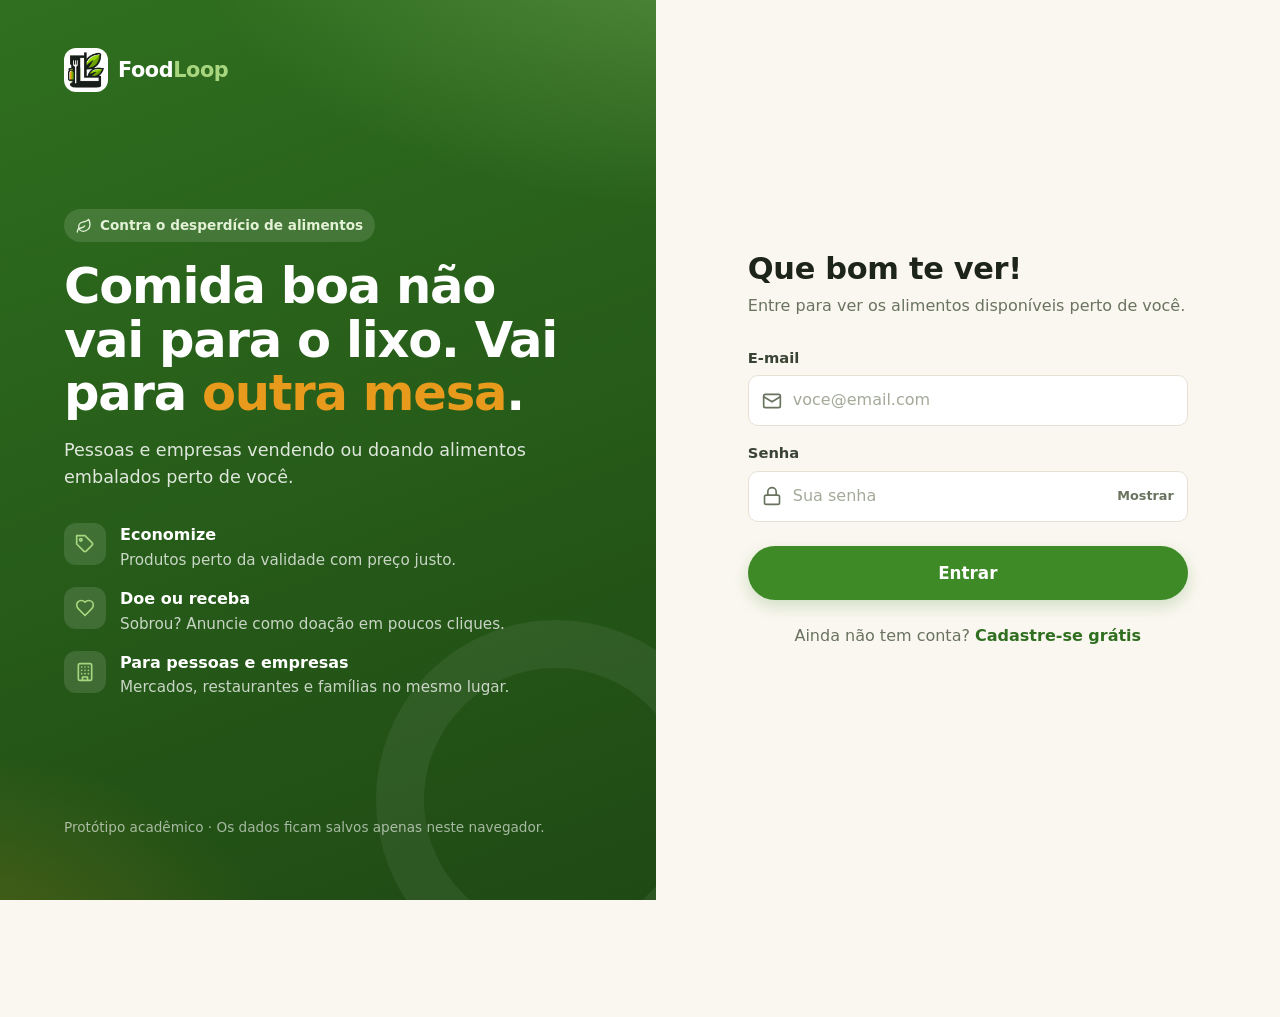
<file: index.html>
<!DOCTYPE html>
<html lang="pt-br">
<head>
    <meta charset="UTF-8">
    <meta name="viewport" content="width=device-width, initial-scale=1.0">
    <meta http-equiv="refresh" content="0; url=telaLogin/index.html">
    <title>FoodLoop</title>
    <link rel="icon" type="image/png" href="fotos/favicon.png">
</head>
<body>
    <p>Redirecionando para o <a href="telaLogin/index.html">FoodLoop</a>...</p>
</body>
</html>
</file>
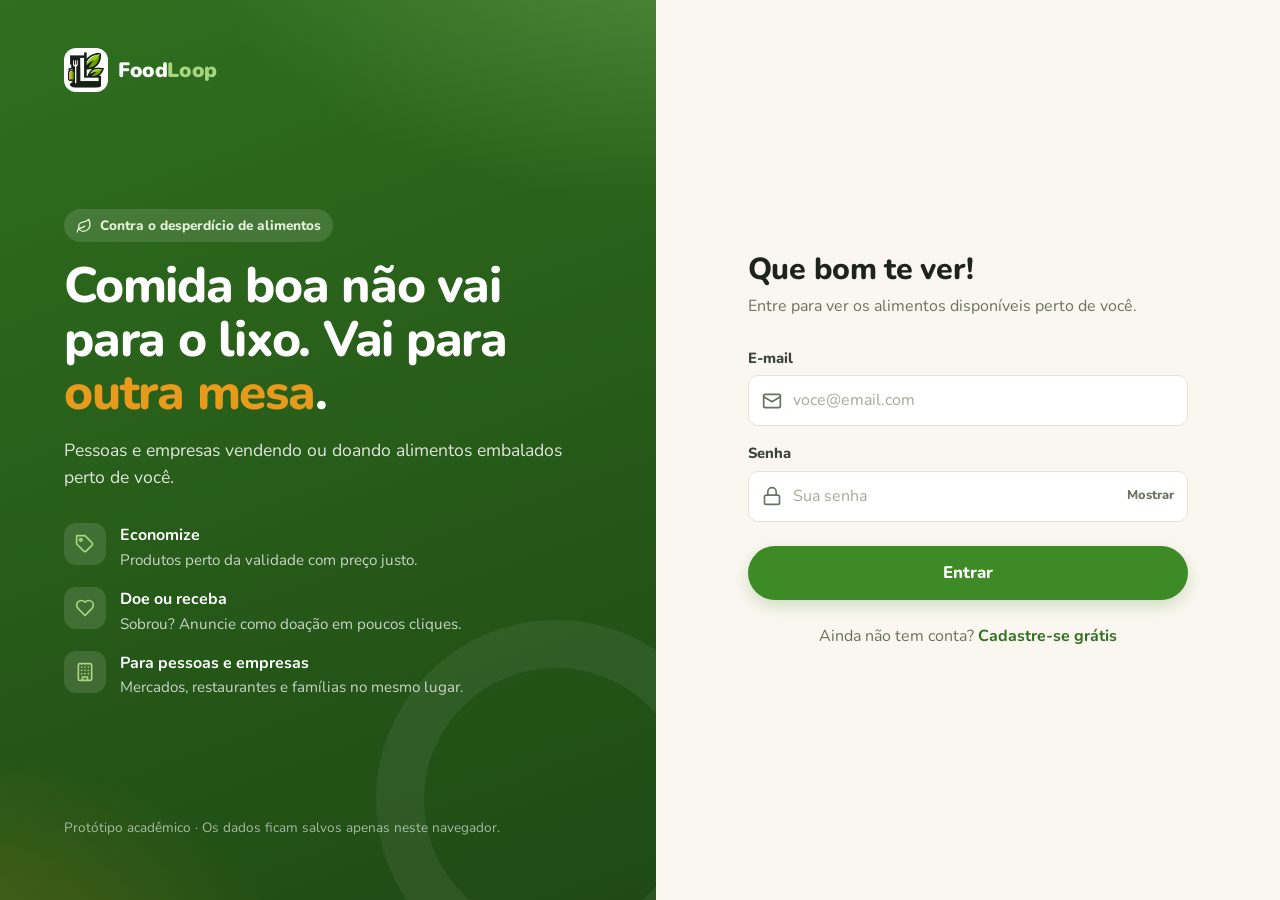
<file: telaLogin/index.html>
<!DOCTYPE html>
<html lang="pt-br">
<head>
    <meta charset="UTF-8">
    <meta name="viewport" content="width=device-width, initial-scale=1.0">
    <title>Entrar · FoodLoop</title>
    <meta name="description" content="FoodLoop: compre, venda e doe alimentos embalados perto de você e ajude a reduzir o desperdício.">
    <meta name="theme-color" content="#2f6f1f">
    <link rel="icon" type="image/png" href="../fotos/favicon.png">
    <link rel="stylesheet" href="../shared/style.css">
    <link rel="stylesheet" href="../shared/auth.css">
</head>
<body>
    <main class="auth">
        <section class="auth-hero" aria-label="Sobre o FoodLoop">
            <a class="brand" href="index.html">
                <img src="../fotos/logo-mark.png" alt="">
                <span>Food<b>Loop</b></span>
            </a>

            <div class="hero-copy">
                <span class="eyebrow"><span data-icon="leaf"></span>Contra o desperdício de alimentos</span>
                <h1>Comida boa não vai para o lixo. Vai para <em>outra mesa</em>.</h1>
                <p class="lead">Pessoas e empresas vendendo ou doando alimentos embalados perto de você.</p>

                <ul class="benefits">
                    <li>
                        <span class="ic"><span data-icon="tag"></span></span>
                        <div><strong>Economize</strong><span>Produtos perto da validade com preço justo.</span></div>
                    </li>
                    <li>
                        <span class="ic"><span data-icon="heart"></span></span>
                        <div><strong>Doe ou receba</strong><span>Sobrou? Anuncie como doação em poucos cliques.</span></div>
                    </li>
                    <li>
                        <span class="ic"><span data-icon="building"></span></span>
                        <div><strong>Para pessoas e empresas</strong><span>Mercados, restaurantes e famílias no mesmo lugar.</span></div>
                    </li>
                </ul>
            </div>

            <p class="hero-foot">Protótipo acadêmico · Os dados ficam salvos apenas neste navegador.</p>
        </section>

        <section class="auth-panel">
            <div class="auth-card">
                <div class="mobile-brand">
                    <img src="../fotos/logo-mark.png" alt="">
                    <strong>Food<b>Loop</b></strong>
                    <span>Venda e doação de alimentos embalados</span>
                </div>

                <h2>Que bom te ver!</h2>
                <p class="sub">Entre para ver os alimentos disponíveis perto de você.</p>

                <form id="loginForm" novalidate>
                    <div class="field">
                        <label for="email">E-mail</label>
                        <div class="input-icon">
                            <span data-icon="mail"></span>
                            <input type="email" id="email" placeholder="voce@email.com" autocomplete="email" required>
                        </div>
                    </div>
                    <div class="field">
                        <label for="password">Senha</label>
                        <div class="password-wrap input-icon">
                            <span data-icon="lock"></span>
                            <input type="password" id="password" placeholder="Sua senha" autocomplete="current-password" required>
                            <button type="button" class="password-toggle" aria-label="Mostrar senha" aria-pressed="false">Mostrar</button>
                        </div>
                    </div>

                    <p id="error-message" class="form-message error" role="alert"></p>

                    <button type="submit" class="btn btn-primary btn-lg btn-block">Entrar</button>
                </form>

                <p class="switch">Ainda não tem conta? <a href="../telaCadastro/cadastro.html">Cadastre-se grátis</a></p>
            </div>
        </section>
    </main>

    <script src="../shared/app.js"></script>
    <script src="../shared/layout.js"></script>
    <script src="login.js"></script>
</body>
</html>
</file>
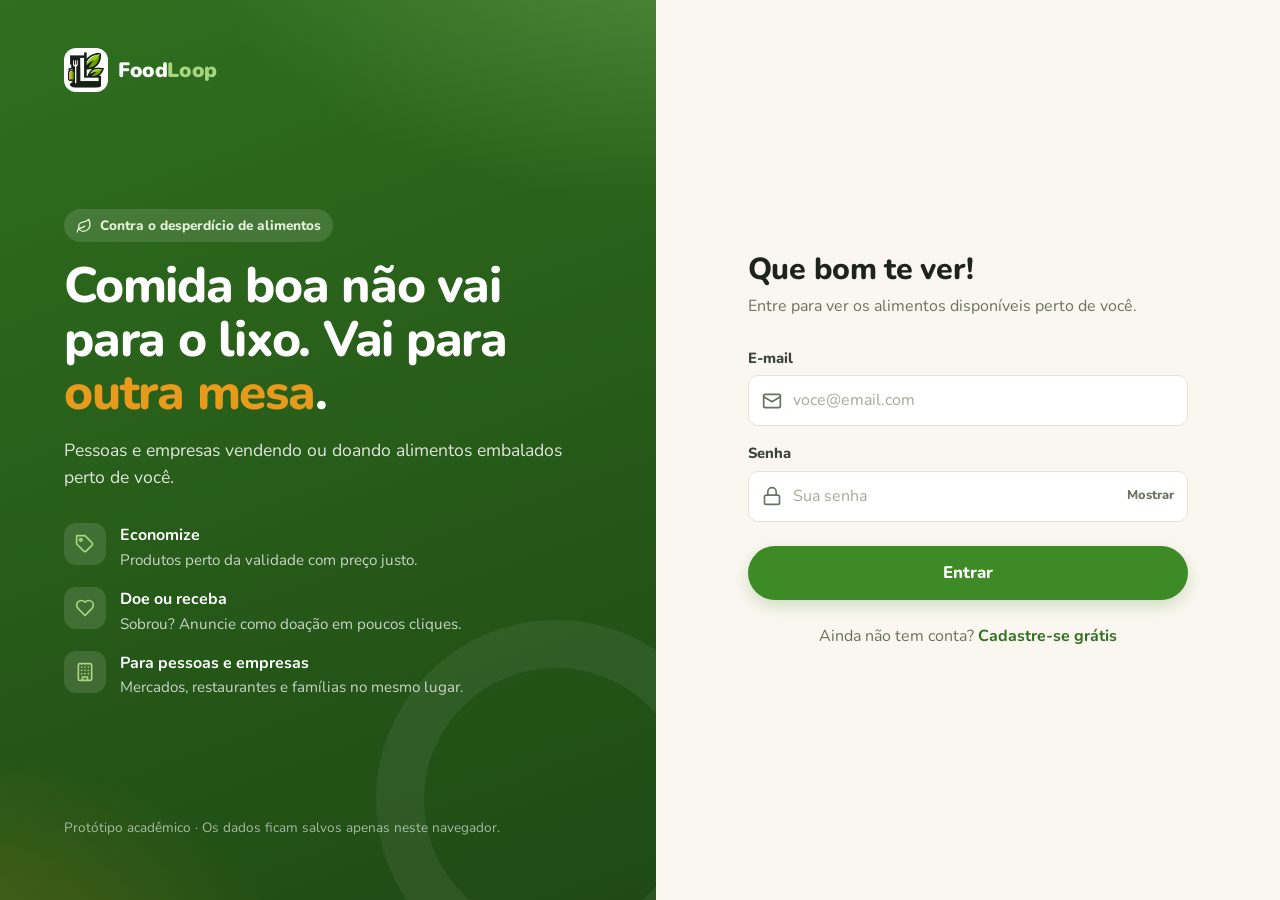
<file: cadastroProduto/cadastroProduto.html>
<!DOCTYPE html>
<html lang="pt-br">
<head>
    <meta charset="UTF-8">
    <meta name="viewport" content="width=device-width, initial-scale=1.0">
    <title>Anunciar alimento · FoodLoop</title>
    <meta name="theme-color" content="#2f6f1f">
    <link rel="icon" type="image/png" href="../fotos/favicon.png">
    <link rel="stylesheet" href="../shared/style.css">
    <link rel="stylesheet" href="cadastroProduto.css">
</head>
<body>
    <main class="page">
        <div class="container">
            <a class="back-link" href="../paginaInicial/paginaInicial.html"><span data-icon="arrowLeft"></span>Voltar para a vitrine</a>
            <div class="page-head">
                <h1>Anunciar um alimento</h1>
                <p>Venda ou doe alimentos embalados e dentro da validade.</p>
            </div>

            <div class="announce-layout">
                <form id="cadastrarProdutoForm" class="announce-form" novalidate>
                    <section class="card form-section">
                        <h2><span class="step">1</span>Tipo de anúncio</h2>
                        <div class="segmented segmented-lg" id="tipoGroup" role="radiogroup" aria-label="Tipo de anúncio">
                            <input type="radio" name="tipo" id="tipoVenda" value="venda" checked>
                            <label for="tipoVenda"><span data-icon="tag"></span>Vender</label>
                            <input type="radio" name="tipo" id="tipoDoacao" value="doacao">
                            <label for="tipoDoacao" class="donation"><span data-icon="heart"></span>Doar</label>
                        </div>
                        <p class="hint type-hint" id="tipoHint">Defina um preço justo — produtos perto da validade costumam sair mais rápido com desconto.</p>
                    </section>

                    <section class="card form-section">
                        <h2><span class="step">2</span>Foto</h2>
                        <label class="dropzone" id="dropzone" for="foto">
                            <input type="file" id="foto" name="foto" accept="image/*" class="sr-only">
                            <img id="fotoPreview" alt="Pré-visualização da foto" hidden>
                            <span class="dz-empty" id="dzEmpty">
                                <span class="dz-ic"><span data-icon="upload"></span></span>
                                <strong>Clique para escolher uma foto</strong>
                                <span class="hint">ou arraste a imagem até aqui · JPG ou PNG até 1 MB</span>
                            </span>
                        </label>
                        <div class="file-row">
                            <span id="file-name" class="file-name">Nenhum arquivo selecionado</span>
                            <button type="button" class="btn btn-danger-ghost btn-sm" id="removeFoto" hidden><span data-icon="trash"></span>Remover</button>
                        </div>
                    </section>

                    <section class="card form-section">
                        <h2><span class="step">3</span>Sobre o alimento</h2>
                        <div class="form-grid">
                            <div class="field span-2">
                                <label for="nome">Nome do alimento</label>
                                <input type="text" id="nome" name="nome" placeholder="Ex.: Arroz integral 1kg" maxlength="60" required>
                            </div>
                            <div class="field">
                                <label for="marca">Marca</label>
                                <input type="text" id="marca" name="marca" placeholder="Ex.: Marca A" maxlength="40" required>
                            </div>
                            <div class="field">
                                <label for="validade">Data de validade</label>
                                <input type="date" id="validade" name="validade" required>
                            </div>
                            <div class="field span-2" id="precoField">
                                <label for="preco">Preço por unidade</label>
                                <div class="input-prefix">
                                    <span>R$</span>
                                    <input type="number" id="preco" name="preco" step="0.01" min="0.01" placeholder="0,00" inputmode="decimal" required>
                                </div>
                            </div>
                        </div>
                    </section>

                    <section class="card form-section">
                        <h2><span class="step">4</span>Local e entrega</h2>
                        <div class="form-grid">
                            <div class="field">
                                <label for="cidade">Cidade</label>
                                <input type="text" id="cidade" name="cidade" required>
                            </div>
                            <div class="field">
                                <label for="estado">Estado</label>
                                <select id="estado" name="estado" required></select>
                            </div>
                            <div class="field span-2">
                                <span class="label" id="deliveryLabel">Como a pessoa recebe?</span>
                                <div class="segmented" role="radiogroup" aria-labelledby="deliveryLabel">
                                    <input type="radio" name="delivery" id="deliverySim" value="sim" checked>
                                    <label for="deliverySim"><span data-icon="truck"></span>Eu entrego</label>
                                    <input type="radio" name="delivery" id="deliveryNao" value="não">
                                    <label for="deliveryNao"><span data-icon="store"></span>Retirada</label>
                                </div>
                            </div>
                        </div>
                    </section>

                    <p id="formMessage" class="form-message" role="alert"></p>

                    <div class="form-actions">
                        <a class="btn btn-secondary" href="../paginaInicial/paginaInicial.html" id="voltarButton">Cancelar</a>
                        <button type="submit" class="btn btn-primary btn-lg" id="submitButton"><span data-icon="check"></span><span class="txt">Publicar anúncio</span></button>
                    </div>
                </form>

                <aside class="preview" aria-label="Pré-visualização do anúncio">
                    <p class="preview-title"><span data-icon="sparkles"></span>Assim seu anúncio vai aparecer</p>
                    <div id="previewCard"></div>
                    <ul class="tips">
                        <li><span data-icon="check"></span>Use uma foto nítida da embalagem.</li>
                        <li><span data-icon="check"></span>Confira se a embalagem está lacrada.</li>
                        <li><span data-icon="check"></span>Não anuncie produtos vencidos.</li>
                    </ul>
                </aside>
            </div>
        </div>
    </main>

    <script src="../shared/app.js"></script>
    <script src="../shared/layout.js"></script>
    <script src="cadastroProduto.js"></script>
</body>
</html>
</file>
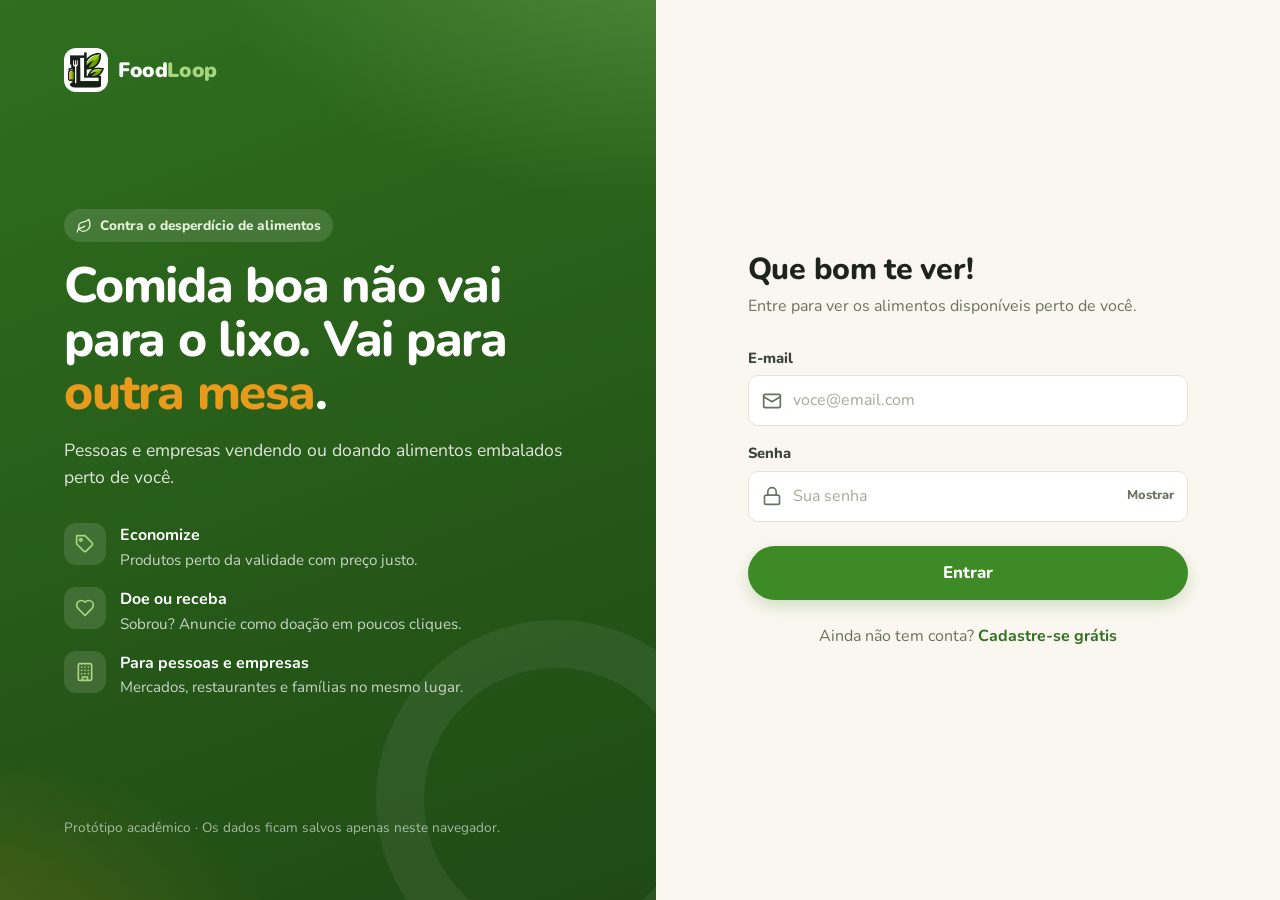
<file: carrinhoCompra/carrinhoCompra.html>
<!DOCTYPE html>
<html lang="pt-br">
<head>
    <meta charset="UTF-8">
    <meta name="viewport" content="width=device-width, initial-scale=1.0">
    <title>Carrinho · FoodLoop</title>
    <meta name="theme-color" content="#2f6f1f">
    <link rel="icon" type="image/png" href="../fotos/favicon.png">
    <link rel="stylesheet" href="../shared/style.css">
    <link rel="stylesheet" href="carrinhoCompra.css">
</head>
<body>
    <main class="page">
        <div class="container">
            <a class="back-link" href="../paginaInicial/paginaInicial.html"><span data-icon="arrowLeft"></span>Continuar explorando</a>
            <div class="page-head">
                <h1>Seu carrinho</h1>
                <p id="cartSubtitle">Revise os itens antes de finalizar.</p>
            </div>

            <div class="cart-layout" id="cartLayout">
                <section class="cart-items" id="carrinhoItems" aria-label="Itens do carrinho"></section>

                <aside class="summary card" aria-labelledby="summaryTitle">
                    <h2 id="summaryTitle">Resumo</h2>
                    <dl class="summary-lines">
                        <div><dt>Itens</dt><dd id="summaryCount">0</dd></div>
                        <div><dt>Produtos à venda</dt><dd id="summarySale">R$ 0,00</dd></div>
                        <div class="donation-line"><dt>Doações</dt><dd id="summaryDonation">Grátis</dd></div>
                    </dl>
                    <div class="summary-total">
                        <span>Total</span>
                        <strong id="total">R$ 0,00</strong>
                    </div>
                    <button id="checkoutButton" type="button" class="btn btn-primary btn-lg btn-block">Finalizar pedido<span data-icon="arrowRight"></span></button>
                    <p class="impact" id="impactNote"><span data-icon="leaf"></span><span>Cada item aqui é um alimento a menos no lixo.</span></p>
                </aside>
            </div>
        </div>
    </main>

    <script src="../shared/app.js"></script>
    <script src="../shared/layout.js"></script>
    <script src="carrinhoCompra.js"></script>
</body>
</html>
</file>
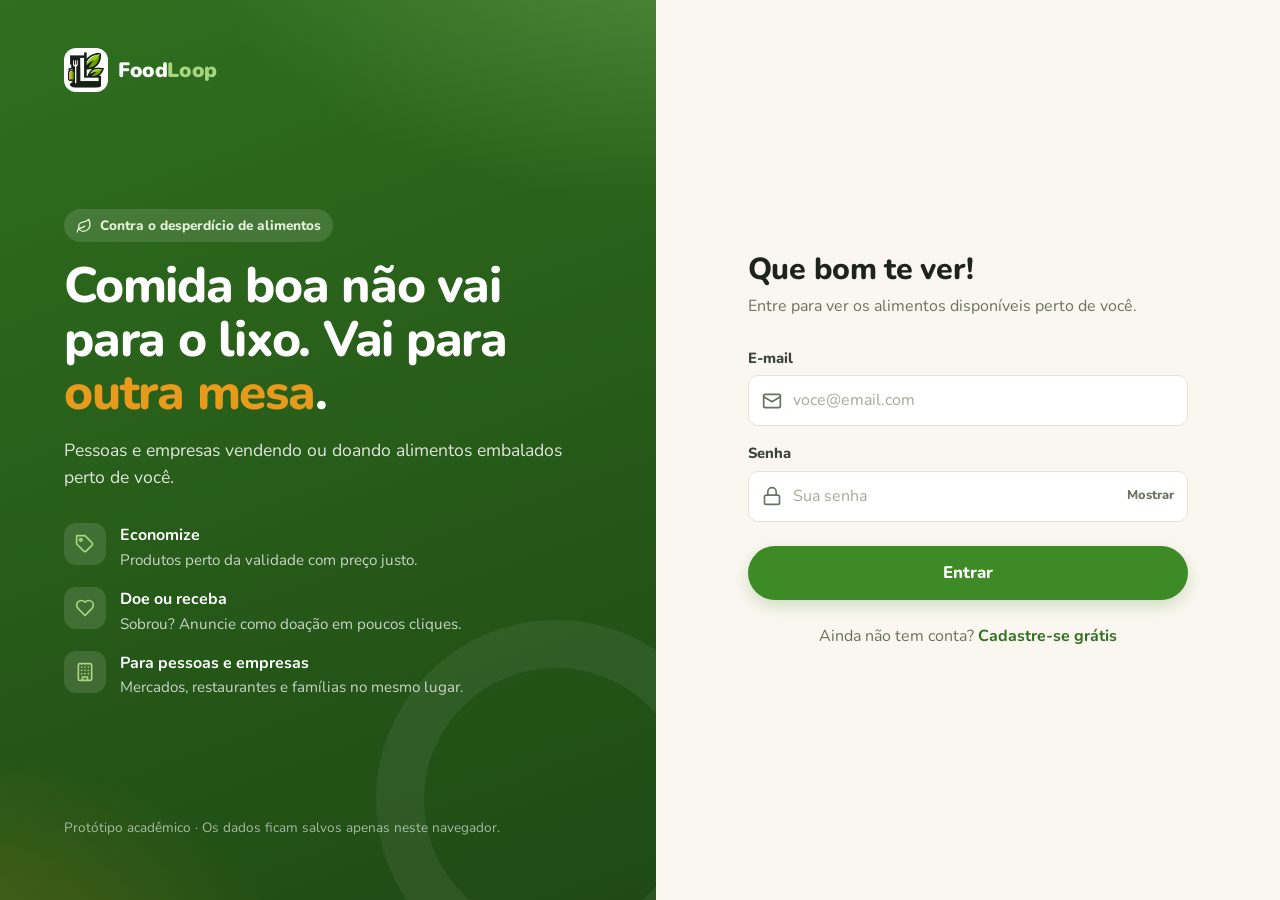
<file: carrinhoCompra/checkout.html>
<!DOCTYPE html>
<html lang="pt-br">
<head>
    <meta charset="UTF-8">
    <meta name="viewport" content="width=device-width, initial-scale=1.0">
    <title>Finalizar pedido · FoodLoop</title>
    <meta name="theme-color" content="#2f6f1f">
    <link rel="icon" type="image/png" href="../fotos/favicon.png">
    <link rel="stylesheet" href="../shared/style.css">
    <link rel="stylesheet" href="carrinhoCompra.css">
</head>
<body>
    <main class="page">
        <div class="container checkout-container">
            <div id="checkoutFlow">
                <a class="back-link" href="carrinhoCompra.html"><span data-icon="arrowLeft"></span>Voltar ao carrinho</a>
                <div class="page-head">
                    <h1>Finalizar pedido</h1>
                    <p>Só mais um passo para esse alimento chegar a uma nova mesa.</p>
                </div>

                <div class="cart-layout">
                    <form id="checkoutForm" class="checkout-form" novalidate>
                        <section class="card">
                            <h2><span data-icon="pin"></span>Entrega ou retirada</h2>
                            <div class="field">
                                <label for="address">Endereço</label>
                                <textarea id="address" rows="3" placeholder="Rua, número, bairro e um ponto de referência" required></textarea>
                                <span class="hint">Para itens com retirada, o anunciante combina o local com você por mensagem.</span>
                            </div>
                        </section>

                        <section class="card" id="paymentSection">
                            <h2><span data-icon="wallet"></span>Forma de pagamento</h2>
                            <div class="pay-options" role="radiogroup" aria-label="Forma de pagamento">
                                <div class="pay-option">
                                    <input type="radio" name="paymentMethod" id="payPix" value="Pix">
                                    <label for="payPix"><span data-icon="sparkles"></span>Pix</label>
                                </div>
                                <div class="pay-option">
                                    <input type="radio" name="paymentMethod" id="payCard" value="Cartão na entrega">
                                    <label for="payCard"><span data-icon="wallet"></span>Cartão na entrega</label>
                                </div>
                                <div class="pay-option">
                                    <input type="radio" name="paymentMethod" id="payCash" value="Dinheiro">
                                    <label for="payCash"><span data-icon="tag"></span>Dinheiro</label>
                                </div>
                            </div>
                        </section>

                        <p class="donation-note" id="donationNote" hidden><span data-icon="heart"></span><span>Seu pedido tem apenas doações, então não há pagamento. Combine a entrega ou retirada com o doador.</span></p>

                        <p id="checkoutMessage" class="form-message error" role="alert"></p>
                    </form>

                    <aside class="summary card" id="orderSummary" aria-labelledby="summaryTitle">
                        <h2 id="summaryTitle">Resumo do pedido</h2>
                        <div id="checkoutItems"></div>
                        <div class="summary-total">
                            <span>Total</span>
                            <strong id="checkoutTotal">R$ 0,00</strong>
                        </div>
                        <button type="submit" form="checkoutForm" id="confirmOrderButton" class="btn btn-primary btn-lg btn-block"><span data-icon="check"></span><span class="txt">Confirmar pedido</span></button>
                        <p class="impact"><span data-icon="leaf"></span><span>Você está ajudando a reduzir o desperdício de alimentos.</span></p>
                    </aside>
                </div>
            </div>

            <section id="orderSuccess" class="card order-success" hidden>
                <div class="success-ic"><span data-icon="check"></span></div>
                <h1>Pedido confirmado!</h1>
                <p class="muted">O anunciante vai entrar em contato para combinar a entrega ou a retirada.</p>
                <span class="order-code">Nº <span id="orderId"></span></span>
                <div class="actions">
                    <a class="btn btn-secondary" href="../perfilCliente/perfilCliente.html#pedidos">Ver meus pedidos</a>
                    <a class="btn btn-primary" href="../paginaInicial/paginaInicial.html">Voltar à vitrine</a>
                </div>
            </section>
        </div>
    </main>

    <script src="../shared/app.js"></script>
    <script src="../shared/layout.js"></script>
    <script src="checkout.js"></script>
</body>
</html>
</file>
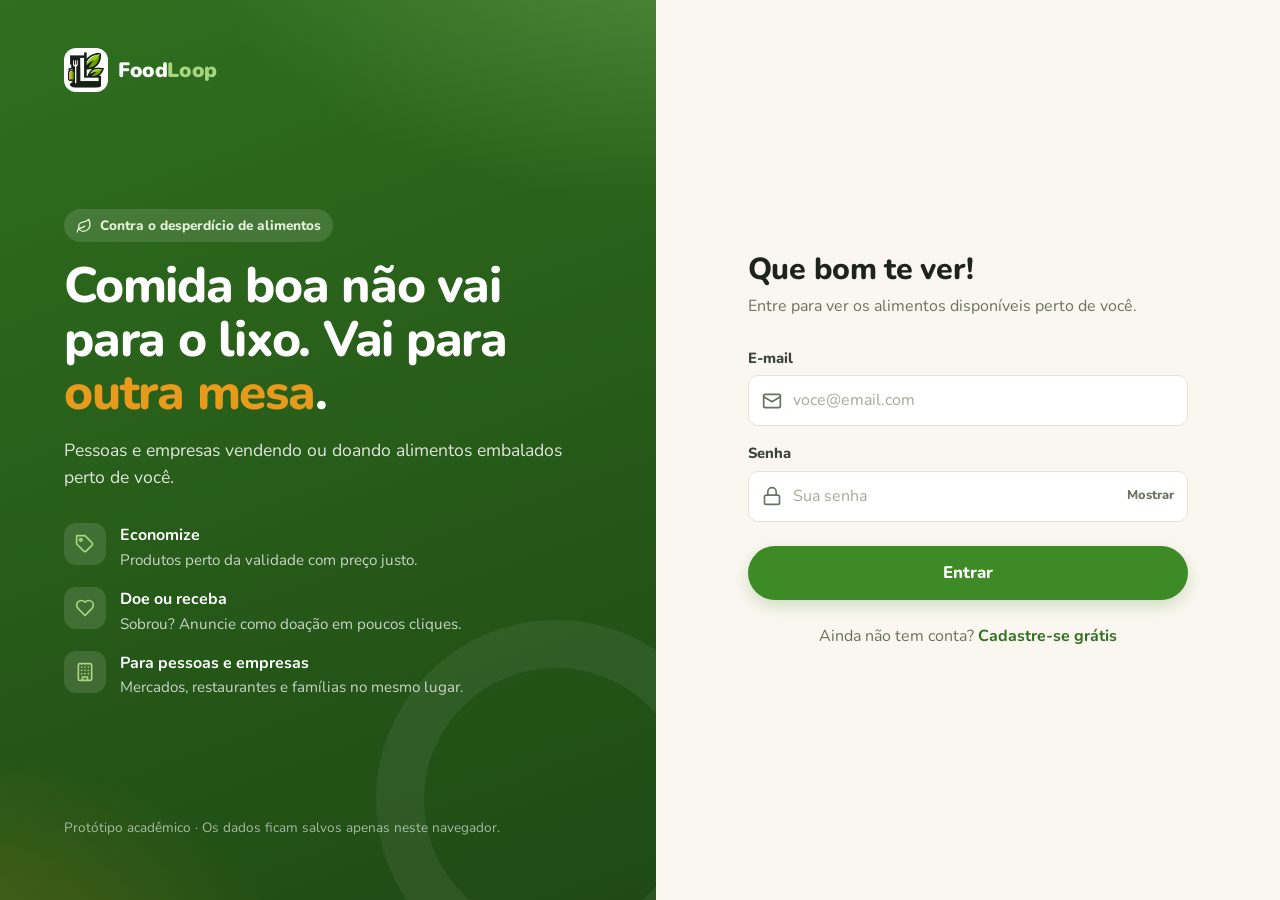
<file: comprarProduto/comprarProduto.html>
<!DOCTYPE html>
<html lang="pt-br">
<head>
    <meta charset="UTF-8">
    <meta name="viewport" content="width=device-width, initial-scale=1.0">
    <title>Detalhes do alimento · FoodLoop</title>
    <meta name="theme-color" content="#2f6f1f">
    <link rel="icon" type="image/png" href="../fotos/favicon.png">
    <link rel="stylesheet" href="../shared/style.css">
    <link rel="stylesheet" href="comprarProduto.css">
</head>
<body>
    <main class="page">
        <div class="container" id="productRoot">
            <a class="back-link" href="../paginaInicial/paginaInicial.html"><span data-icon="arrowLeft"></span>Voltar para a vitrine</a>

            <div class="product-layout">
                <div class="product-media">
                    <img id="produtoImagem" src="../fotos/placeholder-produto.svg" alt="">
                    <div class="media-badges" id="mediaBadges"></div>
                </div>

                <div class="product-panel">
                    <div class="product-main card">
                        <div class="badges" id="produtoBadges"></div>
                        <h1 id="produtoNome">Carregando...</h1>
                        <p class="brand-name">Marca: <strong id="produtoMarca">—</strong></p>

                        <div class="price-row">
                            <div>
                                <span class="price-label" id="precoLabel">Preço</span>
                                <div id="produtoPreco" class="price price-xl">R$ 0,00</div>
                            </div>
                        </div>

                        <ul class="info-list">
                            <li>
                                <span class="ic"><span data-icon="pin"></span></span>
                                <div><span class="k">Localização</span><span class="v"><span id="produtoCidade">—</span> - <span id="produtoEstado">—</span></span></div>
                            </li>
                            <li>
                                <span class="ic"><span data-icon="truck"></span></span>
                                <div><span class="k">Entrega</span><span class="v" id="produtoDelivery">—</span></div>
                            </li>
                            <li>
                                <span class="ic"><span data-icon="calendar"></span></span>
                                <div><span class="k">Validade</span><span class="v" id="produtoValidade">—</span></div>
                            </li>
                        </ul>

                        <div class="buy-box" id="buyBox">
                            <div class="qty-stepper" aria-label="Quantidade">
                                <button type="button" id="qtyMinus" aria-label="Diminuir quantidade">−</button>
                                <output id="qtyValue" aria-live="polite">1</output>
                                <button type="button" id="qtyPlus" aria-label="Aumentar quantidade">+</button>
                            </div>
                            <button id="comprarButton" type="button" class="btn btn-primary btn-lg"><span data-icon="cart"></span><span class="txt">Adicionar ao carrinho</span></button>
                        </div>
                        <p class="own-note" id="ownNote" hidden><span data-icon="checkCircle"></span>Este anúncio é seu.</p>
                    </div>

                    <div class="seller-card card">
                        <span class="avatar" id="sellerAvatar">?</span>
                        <div class="seller-info">
                            <span class="k">Anunciado por</span>
                            <a id="vendedorLink" href="#">—</a>
                            <span class="muted" id="sellerCity"></span>
                        </div>
                        <a class="btn btn-secondary btn-sm" id="messageLink" href="#"><span data-icon="message"></span><span class="txt">Mensagem</span></a>
                    </div>
                </div>
            </div>

            <section class="related" id="relatedSection" hidden>
                <h2>Você também pode gostar</h2>
                <div class="product-grid" id="relatedGrid"></div>
            </section>
        </div>
    </main>

    <script src="../shared/app.js"></script>
    <script src="../shared/layout.js"></script>
    <script src="comprarProduto.js"></script>
</body>
</html>
</file>
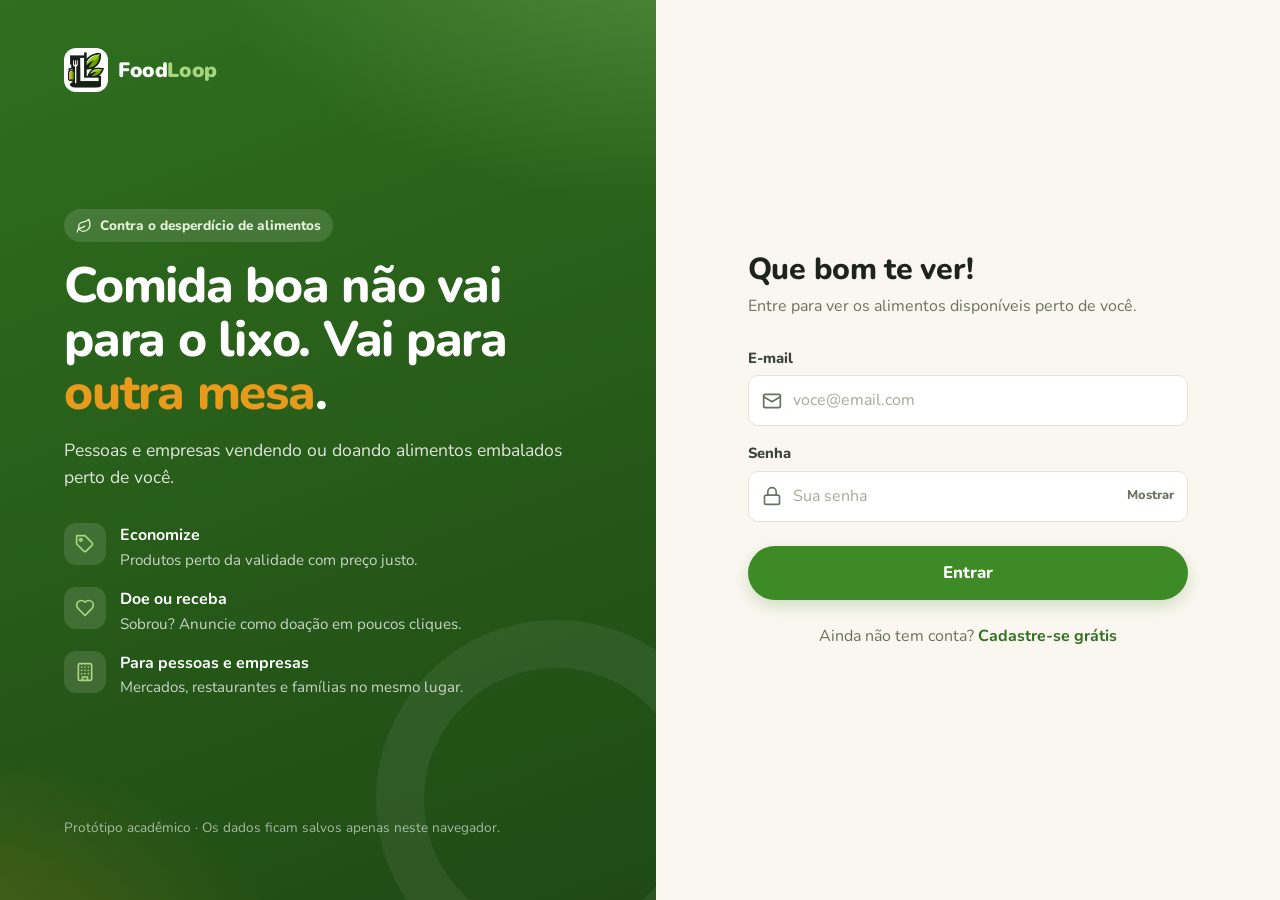
<file: paginaInicial/paginaInicial.html>
<!DOCTYPE html>
<html lang="pt-br">
<head>
    <meta charset="UTF-8">
    <meta name="viewport" content="width=device-width, initial-scale=1.0">
    <title>Explorar alimentos · FoodLoop</title>
    <meta name="theme-color" content="#2f6f1f">
    <link rel="icon" type="image/png" href="../fotos/favicon.png">
    <link rel="stylesheet" href="../shared/style.css">
    <link rel="stylesheet" href="paginaInicial.css">
</head>
<body>
    <section class="hero">
        <div class="container hero-inner">
            <div class="hero-text">
                <p class="hello" id="userGreeting">Olá!</p>
                <h1>O que vamos salvar do desperdício hoje?</h1>
                <form class="search" id="searchForm" role="search">
                    <label for="nome" class="sr-only">Buscar alimento</label>
                    <span data-icon="search"></span>
                    <input type="search" id="nome" name="nome" placeholder="Buscar arroz, feijão, leite..." autocomplete="off">
                    <button type="submit" class="btn btn-primary">Buscar</button>
                </form>
            </div>
            <div class="hero-stats" aria-label="Resumo">
                <div class="stat">
                    <span class="stat-ic"><span data-icon="package"></span></span>
                    <div><strong id="statTotal">0</strong><span>anúncios ativos</span></div>
                </div>
                <div class="stat">
                    <span class="stat-ic amber"><span data-icon="heart"></span></span>
                    <div><strong id="statDonations">0</strong><span>doações disponíveis</span></div>
                </div>
                <div class="stat">
                    <span class="stat-ic red"><span data-icon="clock"></span></span>
                    <div><strong id="statUrgent">0</strong><span>vencem em até 7 dias</span></div>
                </div>
            </div>
        </div>
    </section>

    <main class="page">
        <div class="container catalog">
            <aside class="filters" id="filters" aria-label="Filtros">
                <div class="filters-head">
                    <h2><span data-icon="filter"></span>Filtros</h2>
                    <button type="button" class="btn btn-ghost btn-sm" id="clearFilters">Limpar</button>
                    <button type="button" class="icon-btn close-filters" id="closeFilters" aria-label="Fechar filtros"><span data-icon="x"></span></button>
                </div>

                <form id="filtroForm">
                    <div class="field">
                        <label for="preco">Preço máximo</label>
                        <div class="input-prefix">
                            <span>R$</span>
                            <input type="number" id="preco" name="preco" min="0" step="0.01" placeholder="Qualquer valor">
                        </div>
                    </div>

                    <div class="field">
                        <label for="cidade">Cidade</label>
                        <input type="text" id="cidade" name="cidade" placeholder="Ex.: Goiânia">
                    </div>

                    <div class="field">
                        <label for="estado">Estado</label>
                        <select id="estado" name="estado"></select>
                    </div>

                    <div class="field">
                        <label for="delivery">Forma de entrega</label>
                        <select id="delivery" name="delivery">
                            <option value="">Todas</option>
                            <option value="sim">Com entrega</option>
                            <option value="não">Somente retirada</option>
                        </select>
                    </div>

                    <div class="field">
                        <label for="validade">Válido pelo menos até</label>
                        <input type="date" id="validade" name="validade">
                    </div>

                    <div class="field">
                        <label for="vendedor">Anunciante</label>
                        <input type="text" id="vendedor" name="vendedor" placeholder="Nome da pessoa ou empresa">
                    </div>

                    <button type="button" class="btn btn-primary btn-block apply-mobile" id="filtrarButton">Ver resultados</button>
                </form>
            </aside>

            <section class="results" aria-labelledby="resultsTitle">
                <div class="results-bar">
                    <div class="chips" role="tablist" aria-label="Tipo de anúncio">
                        <button type="button" class="chip is-active" data-type="" role="tab" aria-selected="true">Todos</button>
                        <button type="button" class="chip" data-type="venda" role="tab" aria-selected="false"><span data-icon="tag"></span>À venda</button>
                        <button type="button" class="chip chip-donation" data-type="doacao" role="tab" aria-selected="false"><span data-icon="heart"></span>Doações</button>
                    </div>
                    <div class="results-tools">
                        <button type="button" class="btn btn-secondary btn-sm open-filters" id="openFilters"><span data-icon="filter"></span>Filtros<span class="filter-count" id="filterCount"></span></button>
                        <label for="ordenar" class="sr-only">Ordenar por</label>
                        <select id="ordenar" class="select sort-select">
                            <option value="validade">Vence primeiro</option>
                            <option value="menorPreco">Menor preço</option>
                            <option value="maiorPreco">Maior preço</option>
                            <option value="recentes">Mais recentes</option>
                        </select>
                    </div>
                </div>

                <h2 id="resultsTitle" class="results-title"><span id="resultsCount">0</span> alimentos encontrados</h2>

                <div class="produtos-container product-grid" aria-live="polite"></div>
            </section>
        </div>
        <div class="filters-backdrop" id="filtersBackdrop" hidden></div>
    </main>

    <script src="../shared/app.js"></script>
    <script src="../shared/layout.js"></script>
    <script src="paginaInicial.js"></script>
</body>
</html>
</file>
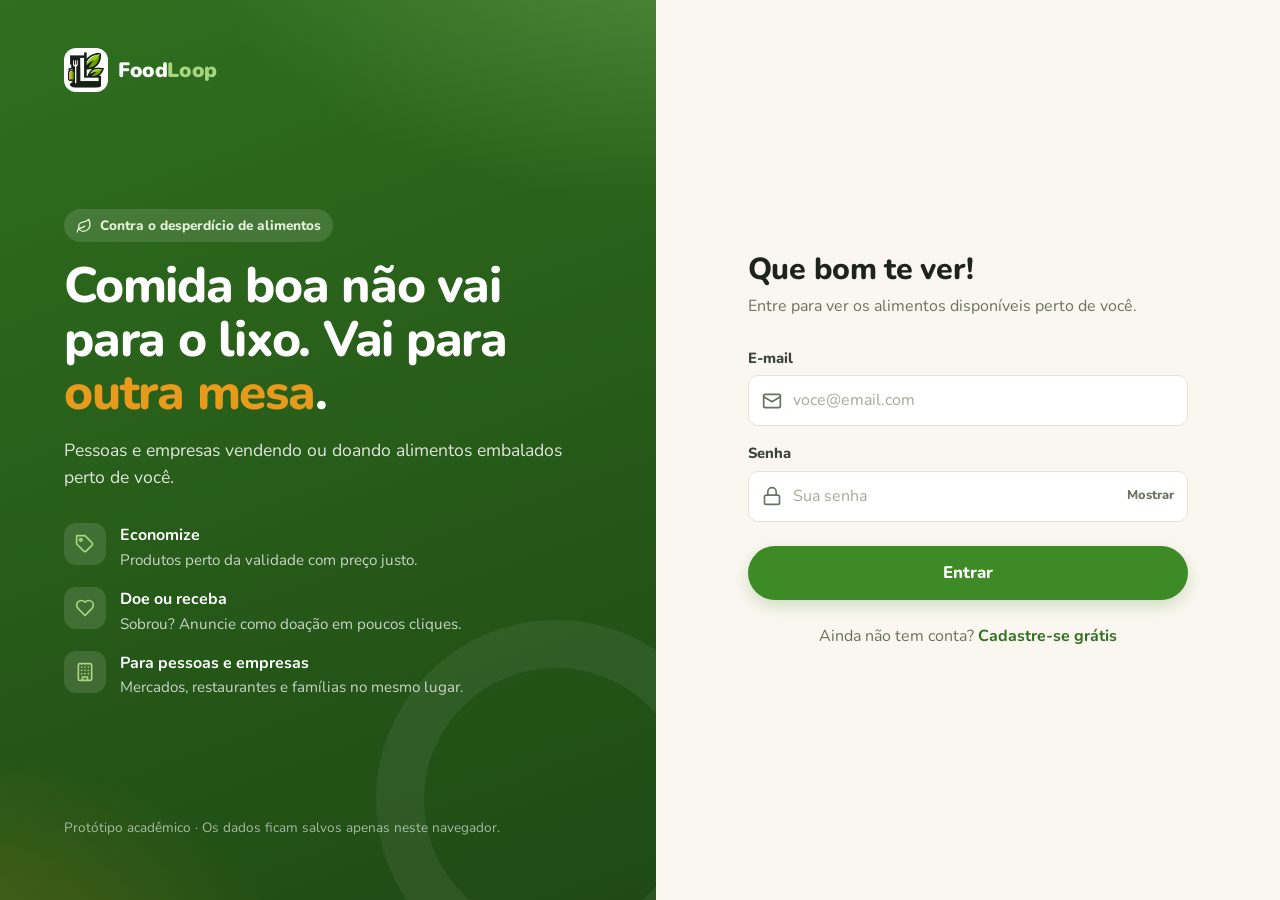
<file: perfilCliente/perfilCliente.html>
<!DOCTYPE html>
<html lang="pt-br">
<head>
    <meta charset="UTF-8">
    <meta name="viewport" content="width=device-width, initial-scale=1.0">
    <title>Perfil · FoodLoop</title>
    <meta name="theme-color" content="#2f6f1f">
    <link rel="icon" type="image/png" href="../fotos/favicon.png">
    <link rel="stylesheet" href="../shared/style.css">
    <link rel="stylesheet" href="perfilCliente.css">
</head>
<body>
    <main class="page">
        <div class="container perfil-container">
        </div>
    </main>

    <script src="../shared/app.js"></script>
    <script src="../shared/layout.js"></script>
    <script src="perfilCliente.js"></script>
</body>
</html>
</file>
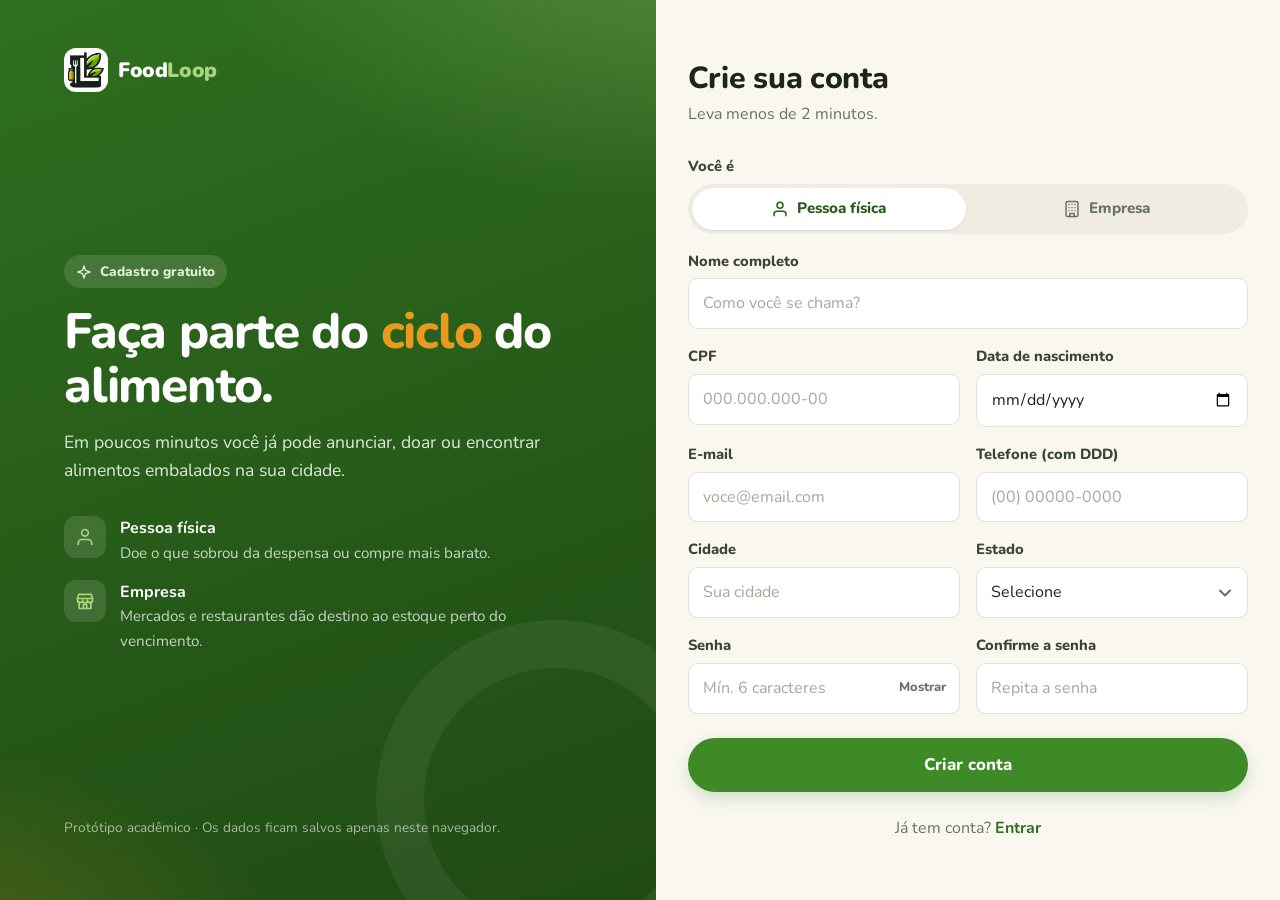
<file: telaCadastro/cadastro.html>
<!DOCTYPE html>
<html lang="pt-br">
<head>
    <meta charset="UTF-8">
    <meta name="viewport" content="width=device-width, initial-scale=1.0">
    <title>Criar conta · FoodLoop</title>
    <meta name="theme-color" content="#2f6f1f">
    <link rel="icon" type="image/png" href="../fotos/favicon.png">
    <link rel="stylesheet" href="../shared/style.css">
    <link rel="stylesheet" href="../shared/auth.css">
</head>
<body>
    <main class="auth">
        <section class="auth-hero" aria-label="Sobre o FoodLoop">
            <a class="brand" href="../telaLogin/index.html">
                <img src="../fotos/logo-mark.png" alt="">
                <span>Food<b>Loop</b></span>
            </a>

            <div class="hero-copy">
                <span class="eyebrow"><span data-icon="sparkles"></span>Cadastro gratuito</span>
                <h1>Faça parte do <em>ciclo</em> do alimento.</h1>
                <p class="lead">Em poucos minutos você já pode anunciar, doar ou encontrar alimentos embalados na sua cidade.</p>

                <ul class="benefits">
                    <li>
                        <span class="ic"><span data-icon="user"></span></span>
                        <div><strong>Pessoa física</strong><span>Doe o que sobrou da despensa ou compre mais barato.</span></div>
                    </li>
                    <li>
                        <span class="ic"><span data-icon="store"></span></span>
                        <div><strong>Empresa</strong><span>Mercados e restaurantes dão destino ao estoque perto do vencimento.</span></div>
                    </li>
                </ul>
            </div>

            <p class="hero-foot">Protótipo acadêmico · Os dados ficam salvos apenas neste navegador.</p>
        </section>

        <section class="auth-panel">
            <div class="auth-card wide">
                <div class="mobile-brand">
                    <img src="../fotos/logo-mark.png" alt="">
                    <strong>Food<b>Loop</b></strong>
                </div>

                <h2>Crie sua conta</h2>
                <p class="sub">Leva menos de 2 minutos.</p>

                <form id="registerForm" novalidate>
                    <div class="field">
                        <span class="label" id="accountTypeLabel">Você é</span>
                        <div class="segmented" role="radiogroup" aria-labelledby="accountTypeLabel">
                            <input type="radio" name="accountType" id="typePf" value="pf" checked>
                            <label for="typePf"><span data-icon="user"></span>Pessoa física</label>
                            <input type="radio" name="accountType" id="typePj" value="pj">
                            <label for="typePj"><span data-icon="building"></span>Empresa</label>
                        </div>
                    </div>

                    <div class="form-grid" style="margin-top:16px">
                        <div class="field span-2">
                            <label for="fullName" id="fullNameLabel">Nome completo</label>
                            <input type="text" id="fullName" name="fullName" placeholder="Como você se chama?" autocomplete="name" required>
                        </div>

                        <div class="field" id="documentField">
                            <label for="cpfCnpj" id="documentLabel">CPF</label>
                            <input type="text" id="cpfCnpj" name="cpfCnpj" placeholder="000.000.000-00" inputmode="numeric" required>
                        </div>
                        <div class="field" id="birthdateField">
                            <label for="birthdate">Data de nascimento</label>
                            <input type="date" id="birthdate" name="birthdate" autocomplete="bday">
                        </div>

                        <div class="field">
                            <label for="email">E-mail</label>
                            <input type="email" id="email" name="email" placeholder="voce@email.com" autocomplete="email" required>
                        </div>
                        <div class="field">
                            <label for="phone">Telefone (com DDD)</label>
                            <input type="tel" id="phone" name="phone" placeholder="(00) 00000-0000" autocomplete="tel" inputmode="numeric" required>
                        </div>

                        <div class="field">
                            <label for="city">Cidade</label>
                            <input type="text" id="city" name="city" placeholder="Sua cidade" autocomplete="address-level2" required>
                        </div>
                        <div class="field">
                            <label for="state">Estado</label>
                            <select id="state" name="state" autocomplete="address-level1" required></select>
                        </div>

                        <div class="field">
                            <label for="password">Senha</label>
                            <div class="password-wrap">
                                <input type="password" id="password" name="password" placeholder="Mín. 6 caracteres" autocomplete="new-password" minlength="6" required>
                                <button type="button" class="password-toggle" aria-label="Mostrar senha" aria-pressed="false">Mostrar</button>
                            </div>
                        </div>
                        <div class="field">
                            <label for="confirmPassword">Confirme a senha</label>
                            <input type="password" id="confirmPassword" name="confirmPassword" placeholder="Repita a senha" autocomplete="new-password" minlength="6" required>
                        </div>
                    </div>

                    <p id="formMessage" class="form-message" role="alert"></p>

                    <button type="submit" class="btn btn-primary btn-lg btn-block">Criar conta</button>
                </form>

                <p class="switch">Já tem conta? <a href="../telaLogin/index.html">Entrar</a></p>
            </div>
        </section>
    </main>

    <script src="../shared/app.js"></script>
    <script src="../shared/layout.js"></script>
    <script src="cadastro.js"></script>
</body>
</html>
</file>
<file: shared/style.css>
/* ==========================================================================
   FoodLoop — Design System
   Estilo: moderno e acolhedor (verde natural + tons terrosos)
   Todas as páginas usam este arquivo. Estilos específicos ficam no CSS da página.
   ========================================================================== */

@import url('https://fonts.googleapis.com/css2?family=Nunito:wght@400;500;600;700;800;900&display=swap');

:root {
    /* Cores da marca */
    --green-900: #1f4a14;
    --green-800: #275c19;
    --green-700: #2f6f1f;
    --green-600: #3d8a26;
    --green-500: #5aa630;
    --green-300: #a8d67f;
    --green-100: #e3f1d6;
    --green-50:  #f1f8ea;

    --amber-700: #9a5a06;
    --amber-600: #c47a0c;
    --amber-500: #e89a1c;
    --amber-100: #fdeccc;
    --amber-50:  #fff7e8;

    --red-700: #a8321f;
    --red-100: #fbe3dd;

    /* Neutros quentes */
    --ink:       #1d2419;
    --ink-soft:  #3a4435;
    --muted:     #69735f;
    --line:      #e7e2d5;
    --line-soft: #f0ece2;
    --bg:        #faf7f0;
    --surface:   #ffffff;

    /* Tipografia */
    --font: 'Nunito', system-ui, -apple-system, 'Segoe UI', Roboto, sans-serif;

    /* Forma */
    --radius-sm: 10px;
    --radius:    16px;
    --radius-lg: 24px;
    --radius-pill: 999px;

    --shadow-sm: 0 1px 2px rgba(40, 52, 30, .06), 0 1px 3px rgba(40, 52, 30, .05);
    --shadow:    0 4px 14px rgba(40, 52, 30, .08), 0 1px 3px rgba(40, 52, 30, .05);
    --shadow-lg: 0 18px 40px rgba(40, 52, 30, .14);

    --header-h: 68px;
    --container: 1200px;
    --ease: cubic-bezier(.2, .7, .2, 1);
}

/* ---------- Reset / base ---------- */
*, *::before, *::after { box-sizing: border-box; }

html { -webkit-text-size-adjust: 100%; }

body {
    margin: 0;
    font-family: var(--font);
    font-size: 16px;
    line-height: 1.55;
    color: var(--ink);
    background: var(--bg);
    -webkit-font-smoothing: antialiased;
    min-height: 100vh;
    display: flex;
    flex-direction: column;
}

img { max-width: 100%; display: block; }

h1, h2, h3, h4 { margin: 0 0 .5em; line-height: 1.2; font-weight: 800; color: var(--ink); letter-spacing: -.01em; }
h1 { font-size: clamp(1.6rem, 1.2rem + 1.6vw, 2.25rem); }
h2 { font-size: clamp(1.25rem, 1.1rem + .7vw, 1.5rem); }
h3 { font-size: 1.1rem; }
p  { margin: 0 0 1em; }

a { color: var(--green-700); text-decoration: none; font-weight: 700; }
a:hover { color: var(--green-900); text-decoration: underline; }

:focus-visible {
    outline: 3px solid var(--green-300);
    outline-offset: 2px;
    border-radius: 6px;
}

[hidden] { display: none !important; }

.sr-only {
    position: absolute; width: 1px; height: 1px; padding: 0; margin: -1px;
    overflow: hidden; clip: rect(0, 0, 0, 0); white-space: nowrap; border: 0;
}

/* ---------- Layout ---------- */
.container {
    width: 100%;
    max-width: var(--container);
    margin: 0 auto;
    padding: 0 20px;
}

.page {
    flex: 1;
    padding: 32px 0 56px;
}

.page-head { margin-bottom: 24px; }
.page-head p { color: var(--muted); margin: 0; }

.back-link {
    display: inline-flex; align-items: center; gap: 6px;
    color: var(--muted); font-weight: 700; font-size: .95rem;
    margin-bottom: 16px;
}
.back-link:hover { color: var(--green-700); text-decoration: none; }
.back-link svg { width: 18px; height: 18px; }

.card {
    background: var(--surface);
    border: 1px solid var(--line);
    border-radius: var(--radius);
    box-shadow: var(--shadow-sm);
    padding: 24px;
}

.stack > * + * { margin-top: 16px; }

/* ---------- Header ---------- */
.site-header {
    position: sticky; top: 0; z-index: 50;
    background: rgba(255, 255, 255, .92);
    backdrop-filter: saturate(1.4) blur(10px);
    -webkit-backdrop-filter: saturate(1.4) blur(10px);
    border-bottom: 1px solid var(--line);
}
.site-header .container {
    height: var(--header-h);
    display: flex; align-items: center; gap: 24px;
}

.brand {
    display: inline-flex; align-items: center; gap: 10px;
    font-weight: 900; font-size: 1.3rem; color: var(--ink);
    letter-spacing: -.02em;
}
.brand:hover { text-decoration: none; color: var(--ink); }
.brand img { width: 38px; height: 38px; }
.brand span b { color: var(--green-600); font-weight: 900; }

.main-nav { display: flex; align-items: center; gap: 4px; margin-left: auto; }

.nav-link {
    display: inline-flex; align-items: center; gap: 8px;
    padding: 9px 14px;
    border-radius: var(--radius-pill);
    color: var(--ink-soft);
    font-weight: 700; font-size: .95rem;
    position: relative;
    background: none; border: 0; cursor: pointer; font-family: inherit;
}
.nav-link svg { width: 20px; height: 20px; flex: none; }
.nav-link:hover { background: var(--green-50); color: var(--green-800); text-decoration: none; }
.nav-link.is-active { color: var(--green-700); background: var(--green-50); }

.cart-badge {
    min-width: 20px; height: 20px; padding: 0 6px;
    border-radius: var(--radius-pill);
    background: var(--amber-500); color: #fff;
    font-size: .72rem; font-weight: 900;
    display: inline-grid; place-items: center;
}
.cart-badge:empty, .cart-badge[data-count="0"] { display: none; }

.user-chip {
    display: inline-flex; align-items: center; gap: 8px;
    padding: 4px 12px 4px 4px;
    border-radius: var(--radius-pill);
    border: 1px solid var(--line);
    color: var(--ink); font-weight: 700; font-size: .92rem;
}
.user-chip:hover { border-color: var(--green-300); text-decoration: none; color: var(--ink); }

.avatar {
    width: 32px; height: 32px; border-radius: 50%;
    display: inline-grid; place-items: center;
    background: var(--green-100); color: var(--green-800);
    font-weight: 900; font-size: .85rem; flex: none;
    overflow: hidden;
}
.avatar img { width: 100%; height: 100%; object-fit: cover; }
.avatar-lg { width: 88px; height: 88px; font-size: 1.8rem; }

/* Barra inferior (mobile) */
.bottom-nav { display: none; }

@media (max-width: 760px) {
    :root { --header-h: 60px; }
    .main-nav .nav-link span.label,
    .main-nav .hide-mobile { display: none; }
    .main-nav { gap: 0; }
    .brand img { width: 32px; height: 32px; }
    .brand { font-size: 1.15rem; }

    .bottom-nav {
        display: grid; grid-template-columns: repeat(4, 1fr);
        position: fixed; left: 0; right: 0; bottom: 0; z-index: 60;
        background: #fff; border-top: 1px solid var(--line);
        padding: 6px 4px calc(6px + env(safe-area-inset-bottom));
        box-shadow: 0 -6px 18px rgba(40, 52, 30, .06);
    }
    .bottom-nav a {
        display: flex; flex-direction: column; align-items: center; gap: 2px;
        padding: 6px 0; color: var(--muted); font-size: .72rem; font-weight: 800;
        border-radius: 12px; position: relative;
    }
    .bottom-nav a:hover { text-decoration: none; }
    .bottom-nav a svg { width: 24px; height: 24px; }
    .bottom-nav a.is-active { color: var(--green-700); }
    .bottom-nav a.is-primary svg {
        width: 40px; height: 40px; padding: 8px; margin-top: -18px;
        background: var(--green-600); color: #fff; border-radius: 50%;
        box-shadow: 0 6px 14px rgba(61, 138, 38, .35);
    }
    .bottom-nav .cart-badge { position: absolute; top: 0; left: 50%; margin-left: 4px; }
    body.has-bottom-nav { padding-bottom: 76px; }
}

/* ---------- Footer ---------- */
.site-footer {
    border-top: 1px solid var(--line);
    background: var(--surface);
    color: var(--muted);
    font-size: .9rem;
}
.site-footer .container {
    display: flex; flex-wrap: wrap; gap: 12px 24px;
    align-items: center; justify-content: space-between;
    padding-top: 20px; padding-bottom: 20px;
}
.site-footer p { margin: 0; }

/* ---------- Botões ---------- */
.btn {
    --btn-bg: var(--green-600);
    --btn-fg: #fff;
    --btn-bd: transparent;
    display: inline-flex; align-items: center; justify-content: center; gap: 8px;
    min-height: 46px; padding: 0 22px;
    border-radius: var(--radius-pill);
    border: 1.5px solid var(--btn-bd);
    background: var(--btn-bg); color: var(--btn-fg);
    font-family: inherit; font-size: 1rem; font-weight: 800;
    cursor: pointer; text-decoration: none; white-space: nowrap;
    transition: background .15s var(--ease), transform .15s var(--ease), box-shadow .15s var(--ease), border-color .15s;
}
.btn svg { width: 20px; height: 20px; flex: none; }
.btn:hover { text-decoration: none; color: var(--btn-fg); background: var(--green-700); }
.btn:active { transform: translateY(1px); }
.btn:disabled, .btn[aria-disabled="true"] { opacity: .5; cursor: not-allowed; transform: none; }

.btn-primary { box-shadow: 0 6px 16px rgba(61, 138, 38, .22); }

.btn-secondary { --btn-bg: var(--surface); --btn-fg: var(--ink); --btn-bd: var(--line); }
.btn-secondary:hover { background: var(--green-50); border-color: var(--green-300); color: var(--green-800); }

.btn-ghost { --btn-bg: transparent; --btn-fg: var(--ink-soft); }
.btn-ghost:hover { background: var(--line-soft); color: var(--ink); }

.btn-amber { --btn-bg: var(--amber-500); --btn-fg: #2a1a00; }
.btn-amber:hover { background: var(--amber-600); color: #fff; }

.btn-danger-ghost { --btn-bg: transparent; --btn-fg: var(--red-700); }
.btn-danger-ghost:hover { background: var(--red-100); color: var(--red-700); }

.btn-block { width: 100%; }
.btn-lg { min-height: 54px; font-size: 1.05rem; padding: 0 28px; }
.btn-sm { min-height: 36px; padding: 0 14px; font-size: .9rem; }

.icon-btn {
    width: 40px; height: 40px; border-radius: 50%;
    display: inline-grid; place-items: center;
    border: 1px solid var(--line); background: var(--surface);
    color: var(--ink-soft); cursor: pointer;
}
.icon-btn:hover { background: var(--green-50); color: var(--green-700); border-color: var(--green-300); }
.icon-btn svg { width: 18px; height: 18px; }

/* ---------- Formulários ---------- */
.field { display: flex; flex-direction: column; gap: 6px; }
.field + .field { margin-top: 16px; }

.label, .field > label {
    font-weight: 800; font-size: .92rem; color: var(--ink-soft);
}
.hint { font-size: .85rem; color: var(--muted); font-weight: 500; }

.input, .select, .textarea,
.field input:not([type="file"]):not([type="radio"]):not([type="checkbox"]),
.field select, .field textarea {
    width: 100%;
    min-height: 48px;
    padding: 12px 14px;
    font: inherit; font-size: 1rem; color: var(--ink);
    background: var(--surface);
    border: 1.5px solid var(--line);
    border-radius: var(--radius-sm);
    transition: border-color .15s, box-shadow .15s;
    appearance: none; -webkit-appearance: none;
}
.field textarea, .textarea { min-height: 110px; resize: vertical; }

.field select, .select {
    padding-right: 40px;
    background-image: url("data:image/svg+xml,%3Csvg xmlns='http://www.w3.org/2000/svg' width='20' height='20' viewBox='0 0 24 24' fill='none' stroke='%2369735f' stroke-width='2.5' stroke-linecap='round' stroke-linejoin='round'%3E%3Cpath d='m6 9 6 6 6-6'/%3E%3C/svg%3E");
    background-repeat: no-repeat; background-position: right 12px center;
}

.field input::placeholder, .field textarea::placeholder, .input::placeholder { color: #a3aa99; }

.field input:hover, .field select:hover, .field textarea:hover, .input:hover { border-color: #d6d0bf; }

.field input:focus, .field select:focus, .field textarea:focus, .input:focus, .select:focus {
    outline: none;
    border-color: var(--green-500);
    box-shadow: 0 0 0 4px rgba(90, 166, 48, .16);
}

.form-grid {
    display: grid; gap: 16px;
    grid-template-columns: repeat(2, minmax(0, 1fr));
}
.form-grid .field + .field { margin-top: 0; }
.form-grid .span-2 { grid-column: 1 / -1; }
@media (max-width: 600px) {
    .form-grid { grid-template-columns: minmax(0, 1fr); }
}

.input-icon { position: relative; }
.input-icon svg {
    position: absolute; left: 14px; top: 50%; transform: translateY(-50%);
    width: 20px; height: 20px; color: var(--muted); pointer-events: none;
}
.input-icon input { padding-left: 44px !important; }

.input-prefix { position: relative; }
.input-prefix > span {
    position: absolute; left: 14px; top: 50%; transform: translateY(-50%);
    font-weight: 800; color: var(--muted);
}
.input-prefix input { padding-left: 44px !important; }

/* Segmented control (Venda / Doação, PF / PJ) */
.segmented {
    display: grid; grid-auto-flow: column; grid-auto-columns: 1fr;
    gap: 4px; padding: 4px;
    background: var(--line-soft);
    border-radius: var(--radius-pill);
}
.segmented input { position: absolute; opacity: 0; pointer-events: none; }
.segmented label {
    display: flex; align-items: center; justify-content: center; gap: 8px;
    min-height: 42px; padding: 0 14px;
    border-radius: var(--radius-pill);
    font-weight: 800; font-size: .95rem; color: var(--muted);
    cursor: pointer; transition: all .15s var(--ease);
    text-align: center;
}
.segmented label svg { width: 18px; height: 18px; }
.segmented input:checked + label {
    background: var(--surface); color: var(--green-800);
    box-shadow: var(--shadow-sm);
}
.segmented input:focus-visible + label { outline: 3px solid var(--green-300); }
.segmented.is-donation input:checked + label.donation { color: var(--amber-700); }

/* ---------- Alertas / mensagens ---------- */
.alert, .form-message:not(:empty) {
    display: flex; gap: 10px; align-items: flex-start;
    padding: 12px 14px; border-radius: var(--radius-sm);
    font-weight: 700; font-size: .95rem; margin: 16px 0 0;
    background: var(--line-soft); color: var(--ink-soft);
}
.form-message:empty { display: none; }
.alert-error, .form-message.error { background: var(--red-100); color: var(--red-700); }
.alert-success, .form-message.success { background: var(--green-100); color: var(--green-800); }

/* Toast */
.toast-region {
    position: fixed; left: 50%; bottom: 24px; transform: translateX(-50%);
    z-index: 100; display: flex; flex-direction: column; gap: 8px; align-items: center;
    pointer-events: none;
}
@media (max-width: 760px) { .toast-region { bottom: 92px; } }
.toast {
    display: flex; align-items: center; gap: 10px;
    background: var(--ink); color: #fff;
    padding: 12px 18px; border-radius: var(--radius-pill);
    font-weight: 700; box-shadow: var(--shadow-lg);
    animation: toast-in .25s var(--ease);
}
.toast svg { width: 20px; height: 20px; color: var(--green-300); }
@keyframes toast-in { from { opacity: 0; transform: translateY(10px); } to { opacity: 1; transform: none; } }

/* ---------- Badges ---------- */
.badge {
    display: inline-flex; align-items: center; gap: 5px;
    padding: 4px 10px; border-radius: var(--radius-pill);
    font-size: .78rem; font-weight: 800; line-height: 1.2;
    background: var(--line-soft); color: var(--ink-soft);
    white-space: nowrap;
}
.badge svg { width: 14px; height: 14px; }
.badge-green    { background: var(--green-100); color: var(--green-800); }
.badge-donation { background: var(--amber-100); color: var(--amber-700); }
.badge-urgent   { background: var(--red-100); color: var(--red-700); }
.badge-solid-donation { background: var(--amber-500); color: #2a1a00; }
.badge-solid-sale     { background: var(--green-600); color: #fff; }

/* ---------- Card de produto ---------- */
.product-grid {
    display: grid; gap: 20px;
    grid-template-columns: repeat(auto-fill, minmax(230px, 1fr));
}

.product-card {
    position: relative;
    display: flex; flex-direction: column;
    background: var(--surface);
    border: 1px solid var(--line);
    border-radius: var(--radius);
    overflow: hidden;
    transition: transform .2s var(--ease), box-shadow .2s var(--ease), border-color .2s;
}
.product-card:hover {
    transform: translateY(-3px);
    box-shadow: var(--shadow);
    border-color: #dcd5c3;
}
.product-card .media {
    position: relative; aspect-ratio: 4 / 3; overflow: hidden;
    background: #fff;
}
.product-card .media img { position: absolute; inset: 0; width: 100%; height: 100%; object-fit: contain; padding: 8px; }
.product-card .media .badge-type { position: absolute; top: 12px; left: 12px; box-shadow: var(--shadow-sm); }
.product-card .body { padding: 14px 16px 16px; display: flex; flex-direction: column; gap: 8px; flex: 1; }
.product-card .title { font-size: 1.05rem; font-weight: 800; margin: 0; line-height: 1.3; }
.product-card .title a { color: var(--ink); }
.product-card .title a::after { content: ''; position: absolute; inset: 0; } /* card inteiro clicável */
.product-card .title a:hover { text-decoration: none; }
.product-card .brand-line { color: var(--muted); font-size: .88rem; margin: -4px 0 0; font-weight: 600; }
.product-card .meta { display: flex; flex-wrap: wrap; gap: 6px; }
.product-card .footer {
    margin-top: auto; padding-top: 10px;
    display: flex; align-items: center; justify-content: space-between; gap: 8px;
    border-top: 1px dashed var(--line);
}
.product-card .location {
    display: inline-flex; align-items: center; gap: 4px; min-width: 0;
    color: var(--muted); font-size: .85rem; font-weight: 600;
}
.product-card .location span { overflow: hidden; text-overflow: ellipsis; white-space: nowrap; }
.product-card .location svg { width: 15px; height: 15px; flex: none; }
.product-card .price { flex: none; }

.price { font-weight: 900; font-size: 1.25rem; color: var(--green-800); letter-spacing: -.01em; }
.price.is-free { color: var(--amber-700); }

@media (max-width: 560px) {
    .product-grid { grid-template-columns: repeat(2, minmax(0, 1fr)); gap: 12px; }
    .product-card .body { padding: 10px 12px 12px; gap: 6px; }
    .product-card .title { font-size: .95rem; }
    .product-card .brand-line { font-size: .8rem; }
    .product-card .meta .badge:nth-child(n+2) { display: none; }
    .product-card .footer { flex-direction: column; align-items: flex-start; gap: 2px; }
    .product-card .price { font-size: 1.1rem; }
    .product-card .media .badge-type { top: 8px; left: 8px; }
}

/* ---------- Estados vazios ---------- */
.empty-state {
    text-align: center; padding: 48px 24px;
    background: var(--surface); border: 1.5px dashed var(--line);
    border-radius: var(--radius);
    grid-column: 1 / -1;
}
.empty-state .empty-icon {
    width: 72px; height: 72px; margin: 0 auto 16px;
    display: grid; place-items: center; border-radius: 50%;
    background: var(--green-50); color: var(--green-600);
}
.empty-state .empty-icon svg { width: 34px; height: 34px; }
.empty-state h3 { margin-bottom: 6px; }
.empty-state p { color: var(--muted); margin: 0 auto 18px; max-width: 380px; }

/* ---------- Diversos ---------- */
.divider { height: 1px; background: var(--line); border: 0; margin: 20px 0; }

.muted { color: var(--muted); }

.info-list { list-style: none; padding: 0; margin: 0; display: grid; gap: 2px; }
.info-list li {
    display: flex; align-items: center; gap: 12px;
    padding: 10px 0; border-bottom: 1px solid var(--line-soft);
}
.info-list li:last-child { border-bottom: 0; }
.info-list .ic {
    width: 36px; height: 36px; border-radius: 10px; flex: none;
    display: grid; place-items: center;
    background: var(--green-50); color: var(--green-700);
}
.info-list .ic svg { width: 18px; height: 18px; }
.info-list .k { font-size: .82rem; color: var(--muted); font-weight: 700; display: block; }
.info-list .v { font-weight: 800; color: var(--ink); }

.qty-stepper {
    display: inline-flex; align-items: center;
    border: 1.5px solid var(--line); border-radius: var(--radius-pill);
    background: var(--surface); overflow: hidden;
}
.qty-stepper button {
    width: 40px; height: 40px; border: 0; background: none; cursor: pointer;
    font-size: 1.2rem; font-weight: 800; color: var(--ink-soft);
    display: grid; place-items: center;
}
.qty-stepper button:hover:not(:disabled) { background: var(--green-50); color: var(--green-700); }
.qty-stepper button:disabled { opacity: .35; cursor: not-allowed; }
.qty-stepper output, .qty-stepper input {
    width: 40px; text-align: center; font-weight: 900; border: 0; font: inherit; font-weight: 900;
    background: none; color: var(--ink);
}

@media (prefers-reduced-motion: reduce) {
    *, *::before, *::after { transition: none !important; animation: none !important; }
}
</file>
<file: shared/auth.css>
/* Layout das telas de autenticação (login e cadastro) */

.auth {
    flex: 1;
    display: grid;
    grid-template-columns: minmax(0, 1.05fr) minmax(0, 1fr);
    min-height: 100vh;
}

/* Painel da marca */
.auth-hero {
    position: relative; overflow: hidden;
    background:
        radial-gradient(900px 500px at 110% -10%, rgba(168, 214, 127, .35), transparent 60%),
        radial-gradient(600px 400px at -10% 110%, rgba(232, 154, 28, .25), transparent 60%),
        linear-gradient(160deg, var(--green-700), var(--green-900));
    color: #fff;
    padding: 48px clamp(28px, 5vw, 72px);
    display: flex; flex-direction: column;
}
.auth-hero::after {
    content: ''; position: absolute; right: -80px; bottom: -80px;
    width: 360px; height: 360px; border-radius: 50%;
    border: 48px solid rgba(255, 255, 255, .06);
}
.auth-hero .brand { color: #fff; }
.auth-hero .brand span b { color: var(--green-300); }
.auth-hero .brand img {
    background: #fff; border-radius: 12px; padding: 4px; width: 44px; height: 44px;
}

.auth-hero .hero-copy { margin: auto 0; max-width: 520px; padding: 40px 0; position: relative; z-index: 1; }
.auth-hero .eyebrow {
    display: inline-flex; align-items: center; gap: 8px;
    padding: 6px 12px; border-radius: var(--radius-pill);
    background: rgba(255, 255, 255, .12); color: var(--green-100);
    font-weight: 800; font-size: .85rem; margin-bottom: 18px;
}
.auth-hero .eyebrow svg { width: 16px; height: 16px; }
.auth-hero h1 {
    color: #fff; font-size: clamp(2rem, 1.4rem + 2.4vw, 3.1rem);
    line-height: 1.08; letter-spacing: -.025em; margin-bottom: 16px;
}
.auth-hero h1 em { font-style: normal; color: var(--amber-500); }
.auth-hero .lead { font-size: 1.1rem; color: rgba(255, 255, 255, .85); margin-bottom: 32px; }

.benefits { list-style: none; padding: 0; margin: 0; display: grid; gap: 14px; }
.benefits li { display: flex; gap: 14px; align-items: flex-start; }
.benefits .ic {
    width: 42px; height: 42px; border-radius: 12px; flex: none;
    display: grid; place-items: center;
    background: rgba(255, 255, 255, .12); color: var(--green-300);
}
.benefits .ic svg { width: 20px; height: 20px; }
.benefits strong { display: block; color: #fff; }
.benefits span { color: rgba(255, 255, 255, .75); font-size: .95rem; }

.auth-hero .hero-foot { font-size: .85rem; color: rgba(255, 255, 255, .6); position: relative; z-index: 1; }

/* Painel do formulário */
.auth-panel {
    display: flex; align-items: center; justify-content: center;
    padding: 48px 24px;
}
.auth-card { width: 100%; max-width: 440px; }
.auth-card.wide { max-width: 560px; }
.auth-card h2 { font-size: 1.9rem; margin-bottom: 6px; }
.auth-card .sub { color: var(--muted); margin-bottom: 28px; }
.auth-card form .btn { margin-top: 24px; }
.auth-card .switch { text-align: center; margin: 24px 0 0; color: var(--muted); }

.password-wrap { position: relative; }
.password-wrap input { padding-right: 48px !important; }
.password-toggle {
    position: absolute; right: 6px; top: 50%; transform: translateY(-50%);
    border: 0; background: none; cursor: pointer; color: var(--muted);
    font: inherit; font-weight: 800; font-size: .8rem; padding: 8px;
    border-radius: 8px;
}
.password-toggle:hover { color: var(--green-700); background: var(--green-50); }

.mobile-brand { display: none; }

@media (max-width: 900px) {
    .auth { grid-template-columns: minmax(0, 1fr); }
    .auth-hero { display: none; }
    .auth-panel { align-items: flex-start; padding-top: 32px; }
    .mobile-brand {
        display: flex; flex-direction: column; align-items: center; gap: 6px;
        text-align: center; margin-bottom: 28px;
    }
    .mobile-brand img { width: 64px; height: 64px; }
    .mobile-brand strong { font-size: 1.5rem; font-weight: 900; }
    .mobile-brand strong b { color: var(--green-600); }
    .mobile-brand span { color: var(--muted); font-size: .95rem; }
    .auth-card h2 { font-size: 1.5rem; }
}
</file>
<file: cadastroProduto/cadastroProduto.css>
/* Página de cadastro de produto (anunciar) */

.announce-layout {
    display: grid; grid-template-columns: minmax(0, 1fr) 320px;
    gap: 28px; align-items: start;
}

.announce-form { display: grid; grid-template-columns: minmax(0, 1fr); gap: 16px; }

.form-section h2 {
    display: flex; align-items: center; gap: 10px;
    font-size: 1.1rem; margin-bottom: 16px;
}
.step {
    width: 28px; height: 28px; border-radius: 50%;
    display: inline-grid; place-items: center;
    background: var(--green-100); color: var(--green-800);
    font-size: .85rem; font-weight: 900;
}

.segmented-lg label { min-height: 50px; font-size: 1rem; }
.type-hint { margin: 12px 0 0; }
.segmented.is-donation input:checked + label { background: var(--amber-500); color: #2a1a00; }

/* Upload */
.dropzone {
    position: relative;
    display: grid; place-items: center;
    min-height: 200px; border-radius: var(--radius);
    border: 2px dashed #d6d0bf; background: var(--bg);
    cursor: pointer; overflow: hidden; text-align: center;
    transition: border-color .15s, background .15s;
}
.dropzone:hover, .dropzone.is-drag { border-color: var(--green-500); background: var(--green-50); }
.dropzone:focus-within { border-color: var(--green-500); box-shadow: 0 0 0 4px rgba(90, 166, 48, .16); }
.dropzone img { width: 100%; height: 260px; object-fit: contain; background: #fff; }
.dz-empty { display: flex; flex-direction: column; align-items: center; gap: 6px; padding: 24px; }
.dz-ic {
    width: 56px; height: 56px; border-radius: 50%;
    display: grid; place-items: center; margin-bottom: 6px;
    background: var(--surface); color: var(--green-600); box-shadow: var(--shadow-sm);
}
.dz-ic svg { width: 26px; height: 26px; }
.file-row { display: flex; align-items: center; justify-content: space-between; gap: 8px; margin-top: 10px; min-height: 36px; }
.file-name { font-size: .88rem; color: var(--muted); font-weight: 600; overflow: hidden; text-overflow: ellipsis; white-space: nowrap; }

.form-actions {
    display: flex; justify-content: flex-end; gap: 12px; margin-top: 8px;
}

/* Pré-visualização */
.preview { position: sticky; top: calc(var(--header-h) + 20px); }
.preview-title {
    display: flex; align-items: center; gap: 8px;
    font-weight: 800; color: var(--muted); font-size: .92rem;
}
.preview-title svg { width: 18px; height: 18px; color: var(--amber-600); }
.preview .product-card { pointer-events: none; box-shadow: var(--shadow); }
.tips {
    list-style: none; padding: 16px; margin: 16px 0 0;
    background: var(--surface); border: 1px solid var(--line); border-radius: var(--radius);
    display: grid; gap: 10px; font-size: .9rem; color: var(--ink-soft); font-weight: 600;
}
.tips li { display: flex; gap: 8px; align-items: flex-start; }
.tips svg { width: 18px; height: 18px; color: var(--green-600); flex: none; margin-top: 2px; }

@media (max-width: 900px) {
    .announce-layout { grid-template-columns: minmax(0, 1fr); }
    .preview { position: static; order: -1; display: none; }
}
@media (max-width: 560px) {
    .form-section { padding: 18px; }
    .form-actions { flex-direction: column-reverse; }
    .form-actions .btn { width: 100%; }
}
</file>
<file: carrinhoCompra/carrinhoCompra.css>
/* Carrinho e checkout (estilos compartilhados entre as duas telas) */

.cart-layout {
    display: grid; grid-template-columns: minmax(0, 1fr) 340px;
    gap: 28px; align-items: start;
}
.cart-layout.is-empty { grid-template-columns: minmax(0, 1fr); }
.cart-layout.is-empty .summary { display: none; }

.cart-items { display: grid; gap: 12px; }

.cart-item {
    display: grid; grid-template-columns: 96px minmax(0, 1fr) auto;
    gap: 16px; align-items: center;
    background: var(--surface); border: 1px solid var(--line);
    border-radius: var(--radius); padding: 14px;
}
.cart-item .thumb {
    width: 96px; height: 96px; border-radius: 12px; overflow: hidden;
    background: var(--green-50);
}
.cart-item .thumb img { width: 100%; height: 100%; object-fit: cover; }
.cart-item .info { min-width: 0; display: flex; flex-direction: column; gap: 4px; }
.cart-item .info h3 { margin: 0; font-size: 1.05rem; }
.cart-item .info h3 a { color: var(--ink); }
.cart-item .info .muted { font-size: .88rem; font-weight: 600; }
.cart-item .info .badges { display: flex; gap: 6px; flex-wrap: wrap; }
.cart-item .side { display: flex; flex-direction: column; align-items: flex-end; gap: 10px; }
.cart-item .subtotal { font-weight: 900; font-size: 1.1rem; }
.cart-item .subtotal.is-free { color: var(--amber-700); }
.cart-item .qty-stepper button { width: 34px; height: 34px; }
.cart-item .qty-stepper output { width: 30px; }
.item-actions { display: flex; align-items: center; gap: 6px; }

/* Resumo */
.summary { position: sticky; top: calc(var(--header-h) + 20px); }
.summary h2 { font-size: 1.2rem; }
.summary-lines { margin: 0 0 12px; display: grid; gap: 10px; }
.summary-lines div { display: flex; justify-content: space-between; gap: 12px; }
.summary-lines dt { color: var(--muted); font-weight: 700; }
.summary-lines dd { margin: 0; font-weight: 800; }
.donation-line dd { color: var(--amber-700); }
.summary-total {
    display: flex; justify-content: space-between; align-items: baseline;
    border-top: 1px dashed var(--line); padding-top: 14px; margin-bottom: 18px;
}
.summary-total span { font-weight: 800; }
.summary-total strong { font-size: 1.6rem; font-weight: 900; color: var(--green-800); }
.summary-total strong.is-free { color: var(--amber-700); }
.impact {
    display: flex; gap: 8px; align-items: flex-start;
    margin: 14px 0 0; font-size: .88rem; color: var(--green-800); font-weight: 700;
    background: var(--green-50); padding: 10px 12px; border-radius: var(--radius-sm);
}
.impact svg { width: 18px; height: 18px; flex: none; margin-top: 1px; }

/* Checkout */
.checkout-form { display: grid; gap: 16px; }
.checkout-form .card h2 { display: flex; align-items: center; gap: 10px; font-size: 1.1rem; margin-bottom: 16px; }
.checkout-form .card h2 svg { width: 20px; height: 20px; color: var(--green-600); }

.pay-options { display: grid; grid-template-columns: repeat(3, minmax(0, 1fr)); gap: 10px; }
.pay-option input { position: absolute; opacity: 0; pointer-events: none; }
.pay-option label {
    display: flex; flex-direction: column; align-items: center; gap: 6px; text-align: center;
    padding: 16px 10px; border: 1.5px solid var(--line); border-radius: var(--radius);
    cursor: pointer; font-weight: 800; font-size: .92rem; background: var(--surface);
    transition: all .15s var(--ease);
}
.pay-option label svg { width: 24px; height: 24px; color: var(--muted); }
.pay-option label:hover { border-color: var(--green-300); }
.pay-option input:checked + label { border-color: var(--green-600); background: var(--green-50); color: var(--green-800); box-shadow: 0 0 0 3px rgba(90, 166, 48, .15); }
.pay-option input:checked + label svg { color: var(--green-600); }
.pay-option input:focus-visible + label { outline: 3px solid var(--green-300); }

.donation-note {
    display: flex; gap: 10px; align-items: flex-start;
    padding: 14px; border-radius: var(--radius-sm);
    background: var(--amber-50); color: var(--amber-700); font-weight: 700;
}
.donation-note svg { width: 20px; height: 20px; flex: none; }

.checkout-item {
    display: flex; justify-content: space-between; gap: 12px; align-items: center;
    padding: 8px 0; border-bottom: 1px solid var(--line-soft); font-size: .95rem;
}
.checkout-item:last-child { border-bottom: 0; }
.checkout-item span { color: var(--ink-soft); font-weight: 600; }
.checkout-item .free { color: var(--amber-700); }
#checkoutItems { margin-bottom: 14px; }

.order-success {
    max-width: 560px; margin: 24px auto; text-align: center; padding: 40px 28px;
}
.order-success .success-ic {
    width: 84px; height: 84px; margin: 0 auto 18px; border-radius: 50%;
    display: grid; place-items: center;
    background: var(--green-100); color: var(--green-700);
    animation: pop .4s var(--ease);
}
.order-success .success-ic svg { width: 44px; height: 44px; }
.order-success .order-code {
    display: inline-block; margin: 8px 0 20px; padding: 8px 16px;
    border-radius: var(--radius-pill); background: var(--line-soft);
    font-weight: 900; letter-spacing: .04em;
}
.order-success .actions { display: flex; gap: 10px; justify-content: center; flex-wrap: wrap; }
@keyframes pop { from { transform: scale(.6); opacity: 0; } to { transform: none; opacity: 1; } }

@media (max-width: 900px) {
    .cart-layout { grid-template-columns: minmax(0, 1fr); }
    .summary { position: static; }
}
@media (max-width: 560px) {
    .cart-item { grid-template-columns: 72px minmax(0, 1fr); gap: 12px; }
    .cart-item .thumb { width: 72px; height: 72px; }
    .cart-item .side { grid-column: 1 / -1; flex-direction: row; justify-content: space-between; align-items: center; border-top: 1px dashed var(--line); padding-top: 10px; }
    .pay-options { grid-template-columns: minmax(0, 1fr); }
    .pay-option label { flex-direction: row; justify-content: flex-start; padding: 14px 16px; }
}
</file>
<file: comprarProduto/comprarProduto.css>
/* Página de detalhes do produto */

.product-layout {
    display: grid; grid-template-columns: minmax(0, 1.1fr) minmax(0, 1fr);
    gap: 32px; align-items: start;
}

.product-media {
    position: relative;
    background: var(--surface); border: 1px solid var(--line);
    border-radius: var(--radius-lg); overflow: hidden;
    aspect-ratio: 1 / 1;
    box-shadow: var(--shadow-sm);
}
.product-media img { width: 100%; height: 100%; object-fit: contain; background: #fff; }
.media-badges { position: absolute; top: 16px; left: 16px; display: flex; gap: 8px; }
.media-badges .badge { font-size: .85rem; padding: 6px 12px; box-shadow: var(--shadow-sm); }

.product-panel { display: grid; grid-template-columns: minmax(0, 1fr); gap: 16px; }
.product-main { padding: 28px; }
.product-main .badges { display: flex; flex-wrap: wrap; gap: 6px; margin-bottom: 12px; }
.product-main h1 { margin-bottom: 4px; }
.brand-name { color: var(--muted); margin-bottom: 20px; }
.brand-name strong { color: var(--ink-soft); }

.price-row {
    padding: 16px 18px; border-radius: var(--radius);
    background: var(--green-50); margin-bottom: 12px;
}
.price-row.is-donation { background: var(--amber-50); }
.price-label { font-size: .85rem; font-weight: 800; color: var(--muted); }
.price-xl { font-size: 2rem; }

.buy-box { display: flex; gap: 12px; margin-top: 20px; flex-wrap: wrap; }
.buy-box .btn { flex: 1; min-width: 200px; }

.own-note {
    display: flex; align-items: center; gap: 8px; margin: 20px 0 0;
    padding: 12px 14px; border-radius: var(--radius-sm);
    background: var(--green-50); color: var(--green-800); font-weight: 800;
}
.own-note svg { width: 20px; height: 20px; }

.seller-card { display: flex; align-items: center; gap: 14px; padding: 18px 20px; }
.seller-card .avatar { width: 52px; height: 52px; font-size: 1.1rem; }
.seller-info { flex: 1; min-width: 0; display: flex; flex-direction: column; line-height: 1.3; }
.seller-info .k { font-size: .8rem; font-weight: 700; color: var(--muted); }
.seller-info a { font-size: 1.05rem; font-weight: 900; color: var(--ink); }
.seller-info a:hover { color: var(--green-700); }
.seller-info .muted { font-size: .88rem; }

.related { margin-top: 48px; }

@media (max-width: 860px) {
    .product-layout { grid-template-columns: minmax(0, 1fr); gap: 20px; }
    .product-media { aspect-ratio: 4 / 3; }
    .product-main { padding: 20px; }
    .price-xl { font-size: 1.7rem; }
}
@media (max-width: 480px) {
    .buy-box .btn { min-width: 0; flex-basis: 100%; }
    .buy-box .qty-stepper { margin: 0 auto; }
    .seller-card .btn span.txt { display: none; }
}
</file>
<file: paginaInicial/paginaInicial.css>
/* Página inicial — vitrine de alimentos */

.hero {
    background:
        radial-gradient(700px 300px at 90% 0%, rgba(168, 214, 127, .35), transparent 70%),
        linear-gradient(180deg, var(--green-50), var(--bg));
    border-bottom: 1px solid var(--line);
}
.hero-inner {
    display: grid; grid-template-columns: minmax(0, 1.4fr) minmax(0, 1fr);
    gap: 32px; align-items: center;
    padding-top: 40px; padding-bottom: 40px;
}
.hero .hello { font-weight: 800; color: var(--green-700); margin-bottom: 6px; }
.hero h1 { max-width: 560px; margin-bottom: 22px; }

.search {
    display: flex; align-items: center; gap: 8px;
    background: var(--surface);
    border: 1.5px solid var(--line);
    border-radius: var(--radius-pill);
    padding: 6px 6px 6px 18px;
    box-shadow: var(--shadow);
    max-width: 580px;
}
.search:focus-within { border-color: var(--green-500); box-shadow: 0 0 0 4px rgba(90, 166, 48, .16), var(--shadow); }
.search > svg { width: 22px; height: 22px; color: var(--muted); flex: none; }
.search input {
    flex: 1; min-width: 0; border: 0; outline: 0; background: none;
    font: inherit; font-size: 1.05rem; padding: 10px 4px; color: var(--ink);
}
.search input::-webkit-search-cancel-button { cursor: pointer; }

.hero-stats { display: grid; gap: 12px; }
.stat {
    display: flex; align-items: center; gap: 14px;
    background: var(--surface); border: 1px solid var(--line);
    border-radius: var(--radius); padding: 14px 18px;
    box-shadow: var(--shadow-sm);
}
.stat strong { display: block; font-size: 1.5rem; font-weight: 900; line-height: 1.1; }
.stat span { color: var(--muted); font-size: .9rem; font-weight: 600; }
.stat-ic {
    width: 46px; height: 46px; border-radius: 14px; flex: none;
    display: grid; place-items: center;
    background: var(--green-100); color: var(--green-700);
}
.stat-ic.amber { background: var(--amber-100); color: var(--amber-700); }
.stat-ic.red { background: var(--red-100); color: var(--red-700); }
.stat-ic svg { width: 22px; height: 22px; }

/* Catálogo */
.catalog {
    display: grid; grid-template-columns: 270px minmax(0, 1fr);
    gap: 28px; align-items: start;
}

.filters {
    position: sticky; top: calc(var(--header-h) + 20px);
    background: var(--surface); border: 1px solid var(--line);
    border-radius: var(--radius); padding: 20px;
    box-shadow: var(--shadow-sm);
}
.filters-head { display: flex; align-items: center; gap: 8px; margin-bottom: 16px; }
.filters-head h2 { display: flex; align-items: center; gap: 8px; font-size: 1.1rem; margin: 0; margin-right: auto; }
.filters-head h2 svg { width: 18px; height: 18px; color: var(--green-600); }
.filters .field + .field { margin-top: 14px; }
.filters .field input, .filters .field select { min-height: 44px; padding-top: 10px; padding-bottom: 10px; }
.close-filters, .apply-mobile, .open-filters { display: none !important; }

.results-bar {
    display: flex; flex-wrap: wrap; align-items: center; justify-content: space-between;
    gap: 12px; margin-bottom: 18px;
}
.chips { display: flex; gap: 8px; flex-wrap: wrap; }
.chip {
    display: inline-flex; align-items: center; gap: 6px;
    min-height: 40px; padding: 0 16px;
    border-radius: var(--radius-pill);
    border: 1.5px solid var(--line); background: var(--surface);
    font: inherit; font-weight: 800; font-size: .92rem; color: var(--ink-soft);
    cursor: pointer; transition: all .15s var(--ease);
}
.chip svg { width: 16px; height: 16px; }
.chip:hover { border-color: var(--green-300); color: var(--green-800); }
.chip.is-active { background: var(--green-600); border-color: var(--green-600); color: #fff; }
.chip-donation:hover { border-color: var(--amber-500); color: var(--amber-700); }
.chip-donation.is-active { background: var(--amber-500); border-color: var(--amber-500); color: #2a1a00; }

.results-tools { display: flex; gap: 8px; align-items: center; }
.sort-select { min-height: 40px !important; width: auto !important; padding-top: 0 !important; padding-bottom: 0 !important; border-radius: var(--radius-pill) !important; font-weight: 700 !important; font-size: .92rem !important; }

.filter-count {
    background: var(--green-600); color: #fff; border-radius: var(--radius-pill);
    font-size: .72rem; min-width: 20px; height: 20px; padding: 0 6px;
    display: inline-grid; place-items: center;
}
.filter-count:empty { display: none; }

.results-title { font-size: 1rem; color: var(--muted); font-weight: 700; margin-bottom: 16px; }
.results-title span { color: var(--ink); font-weight: 900; }

/* Responsivo */
@media (max-width: 960px) {
    .hero-inner { grid-template-columns: minmax(0, 1fr); gap: 20px; padding-top: 28px; padding-bottom: 28px; }
    .hero-stats { grid-template-columns: repeat(3, minmax(0, 1fr)); }
    .stat { flex-direction: column; align-items: flex-start; gap: 8px; padding: 12px 14px; }
    .stat-ic { width: 36px; height: 36px; border-radius: 10px; }
    .stat-ic svg { width: 18px; height: 18px; }
    .stat strong { font-size: 1.25rem; }
    .stat span { font-size: .8rem; line-height: 1.3; }

    .catalog { grid-template-columns: minmax(0, 1fr); }
    .open-filters { display: inline-flex !important; }
    .close-filters { display: inline-grid !important; }
    .apply-mobile { display: flex !important; margin-top: 20px; }

    .filters {
        position: fixed; top: auto; left: 0; right: 0; bottom: 0; z-index: 80;
        max-height: 88vh; overflow-y: auto;
        border-radius: var(--radius-lg) var(--radius-lg) 0 0;
        padding: 20px 20px calc(20px + env(safe-area-inset-bottom));
        transform: translateY(105%); visibility: hidden;
        transition: transform .28s var(--ease), visibility 0s linear .28s;
        box-shadow: var(--shadow-lg);
    }
    .filters.is-open { transform: none; visibility: visible; transition: transform .28s var(--ease); }
    .filters-backdrop {
        position: fixed; inset: 0; z-index: 70; background: rgba(29, 36, 25, .45);
    }
}

@media (max-width: 560px) {
    .search { padding-left: 14px; }
    .search .btn { padding: 0 16px; }
    .hero h1 { font-size: 1.45rem; }
    .results-bar { flex-direction: column; align-items: stretch; }
    .results-tools { justify-content: space-between; }
    .chips { flex-wrap: nowrap; overflow-x: auto; scrollbar-width: none; }
    .chip { flex: none; }
}
</file>
<file: perfilCliente/perfilCliente.css>
/* Página de perfil (próprio e do anunciante) */

.profile-head {
    position: relative; overflow: hidden;
    padding: 0; margin-bottom: 24px;
}
.profile-cover {
    height: 110px;
    background:
        radial-gradient(400px 160px at 85% 0%, rgba(232, 154, 28, .35), transparent 70%),
        linear-gradient(135deg, var(--green-600), var(--green-800));
}
.profile-body {
    display: flex; flex-wrap: wrap; align-items: flex-end; gap: 16px 24px;
    padding: 16px 28px 24px;
    align-items: center;
}
.profile-body .avatar-lg {
    border: 4px solid var(--surface); box-shadow: var(--shadow);
    background: var(--green-100);
    margin-top: -60px; align-self: flex-start;
}
.profile-id { flex: 1; min-width: 220px; }
.profile-id h1 { margin: 0 0 6px; font-size: 1.7rem; }
.profile-id .badges { display: flex; flex-wrap: wrap; gap: 6px; }
.profile-actions { display: flex; gap: 10px; flex-wrap: wrap; }

.profile-grid {
    display: grid; grid-template-columns: 300px minmax(0, 1fr);
    gap: 24px; align-items: start;
}

.side-card h2 { font-size: 1.05rem; margin-bottom: 8px; }

.stats-row { display: grid; grid-template-columns: repeat(3, 1fr); gap: 10px; margin-bottom: 16px; }
.stats-row div {
    background: var(--surface); border: 1px solid var(--line); border-radius: var(--radius);
    padding: 14px; text-align: center;
}
.stats-row strong { display: block; font-size: 1.4rem; font-weight: 900; line-height: 1.1; }
.stats-row span { font-size: .8rem; color: var(--muted); font-weight: 700; }

/* Abas */
.tabs {
    display: flex; gap: 4px; border-bottom: 1.5px solid var(--line);
    margin-bottom: 20px; overflow-x: auto;
}
.tab {
    display: inline-flex; align-items: center; gap: 8px;
    padding: 12px 16px; margin-bottom: -1.5px;
    border: 0; border-bottom: 3px solid transparent; background: none;
    font: inherit; font-weight: 800; color: var(--muted); cursor: pointer; white-space: nowrap;
}
.tab svg { width: 18px; height: 18px; }
.tab:hover { color: var(--ink); }
.tab.is-active { color: var(--green-700); border-bottom-color: var(--green-600); }
.tab .count {
    background: var(--line-soft); color: var(--ink-soft);
    border-radius: var(--radius-pill); padding: 0 8px; font-size: .78rem;
}
.tab.is-active .count { background: var(--green-100); color: var(--green-800); }

/* Pedidos */
.orders-list { display: grid; gap: 12px; }
.order-card {
    display: grid; grid-template-columns: auto 1fr auto; gap: 16px; align-items: center;
    background: var(--surface); border: 1px solid var(--line); border-radius: var(--radius);
    padding: 16px 18px;
}
.order-card .ic {
    width: 44px; height: 44px; border-radius: 12px;
    display: grid; place-items: center;
    background: var(--green-50); color: var(--green-700);
}
.order-card .ic svg { width: 22px; height: 22px; }
.order-card .main strong { display: block; }
.order-card .main span { color: var(--muted); font-size: .88rem; }
.order-card .right { text-align: right; }
.order-card .right strong { display: block; font-weight: 900; }

/* Mensagem */
.message-card { margin-top: 16px; scroll-margin-top: calc(var(--header-h) + 20px); }
.message-card textarea { margin-top: 6px; }
.message-card .btn { margin-top: 12px; }

@media (max-width: 860px) {
    .profile-grid { grid-template-columns: minmax(0, 1fr); }
}
@media (max-width: 560px) {
    .profile-body { padding: 12px 18px 20px; }
    .profile-id h1 { font-size: 1.4rem; }
    .profile-actions, .profile-actions .btn { width: 100%; }
    .order-card { grid-template-columns: auto 1fr; }
    .order-card .right { grid-column: 2; text-align: left; }
}
</file>
